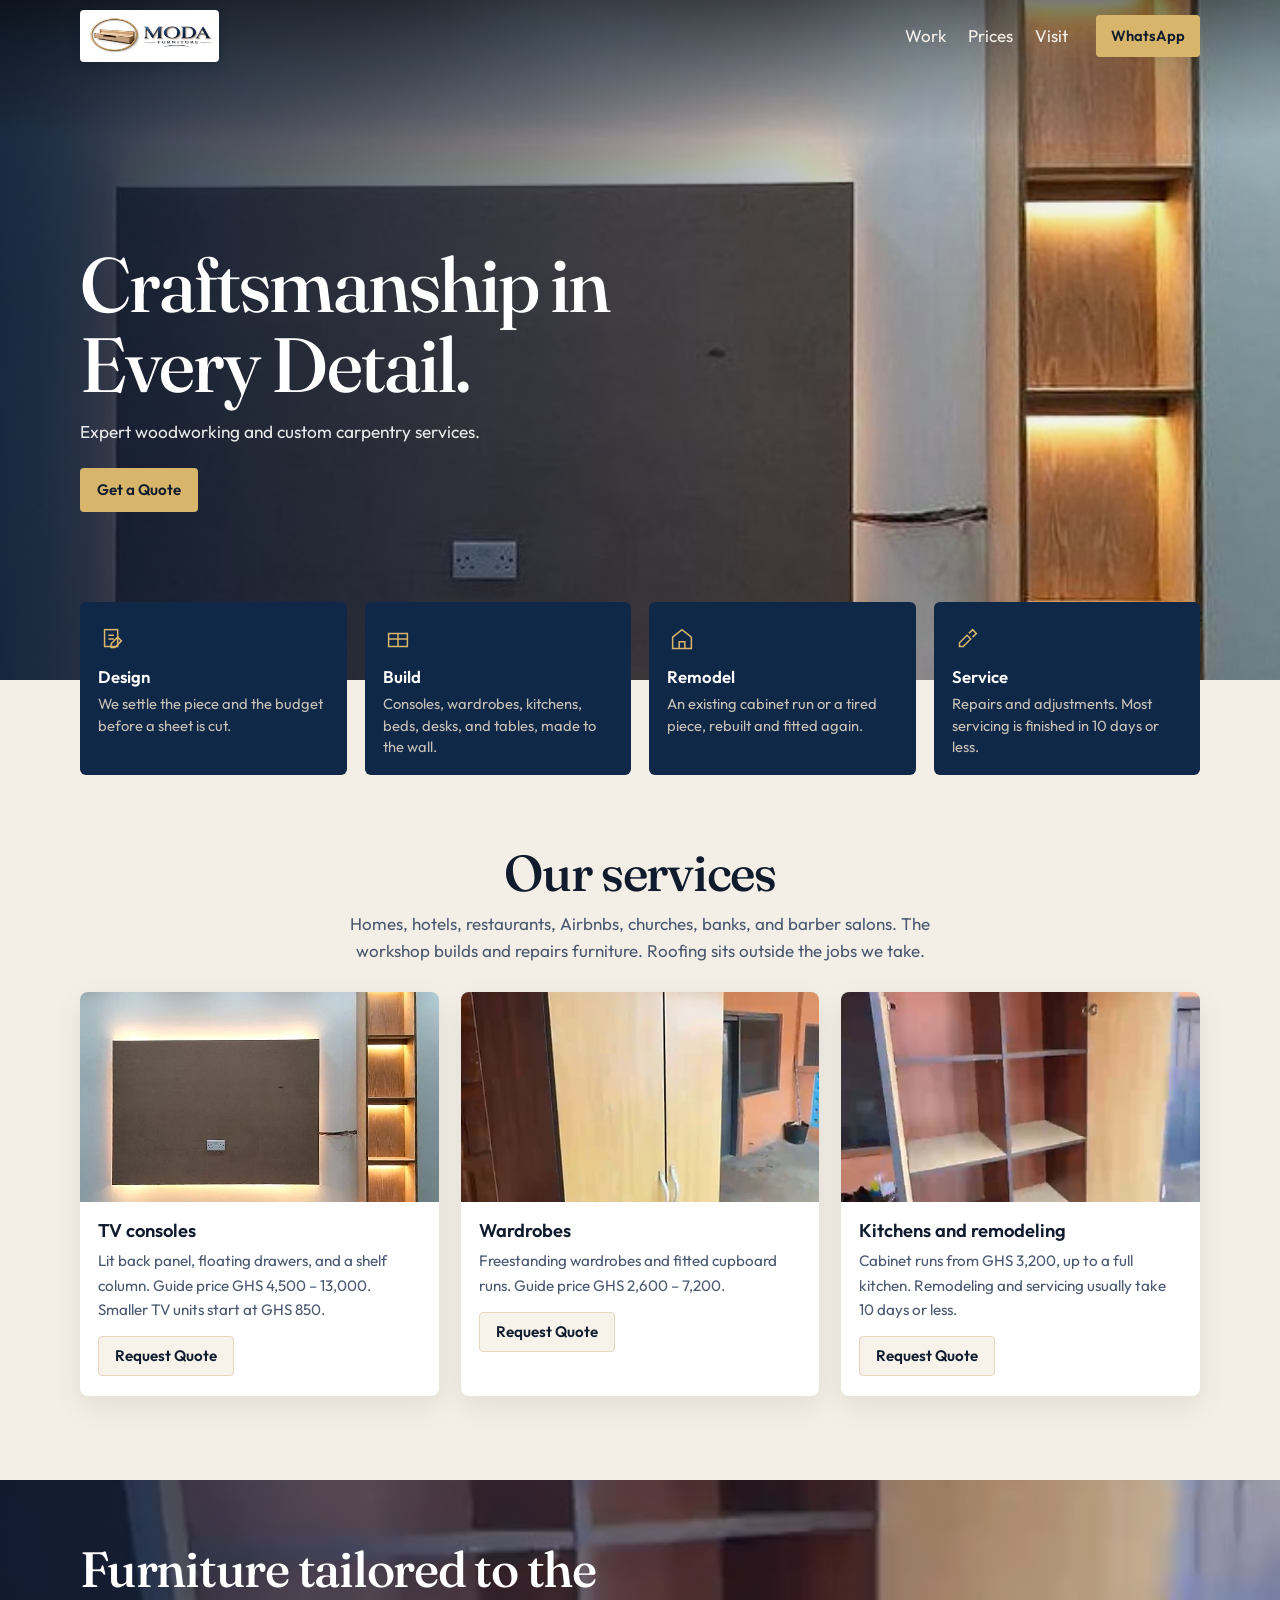
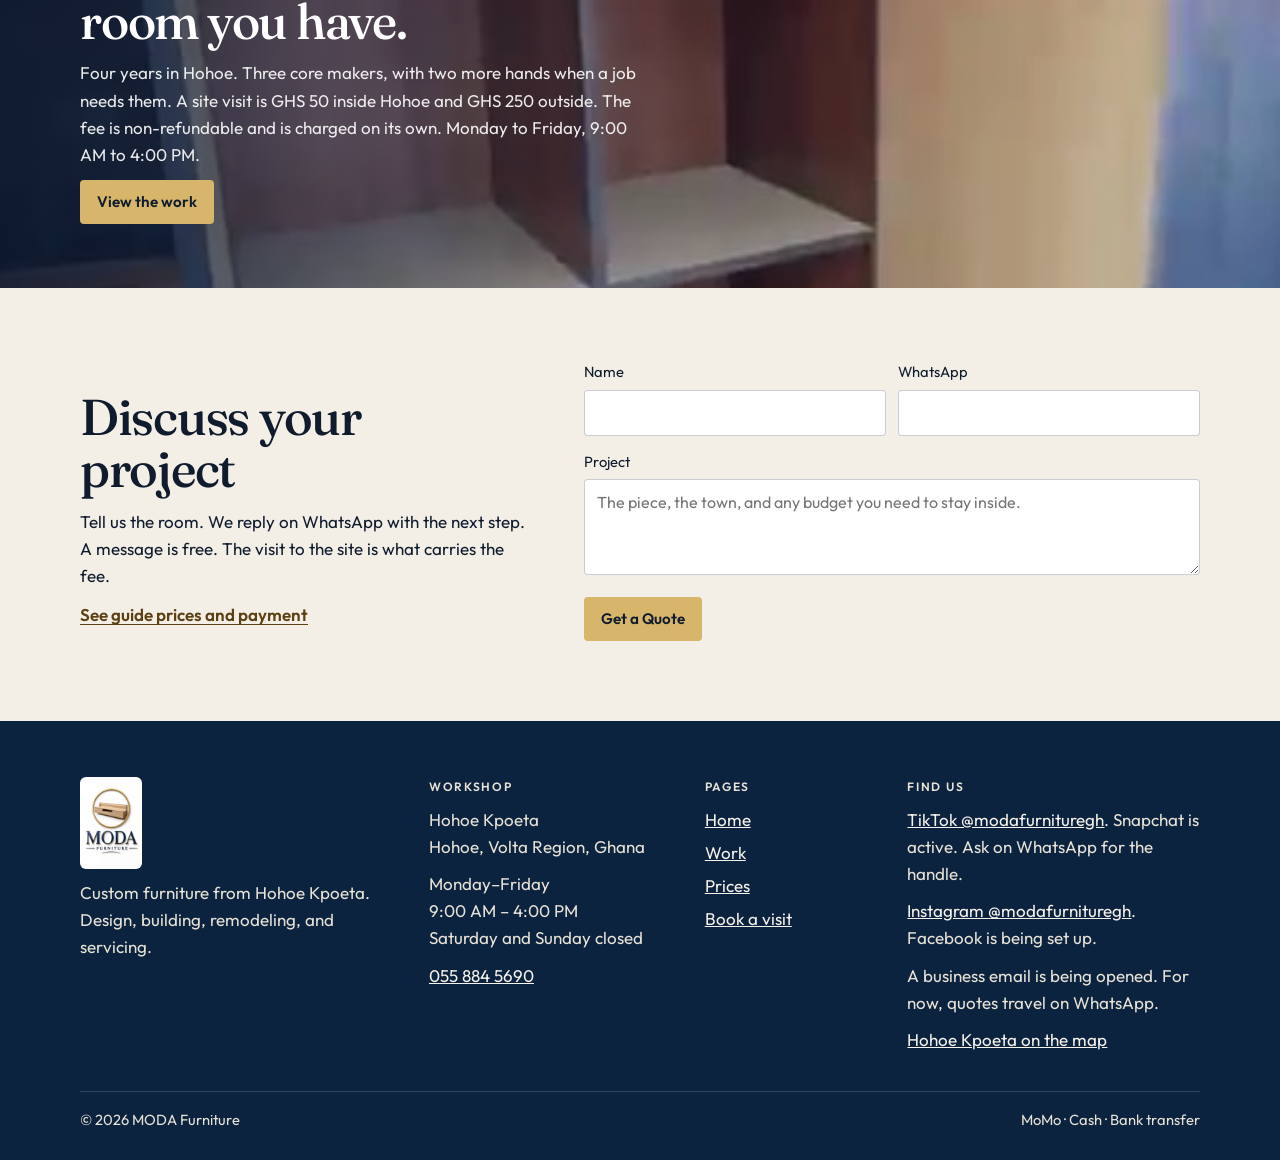
<file: index.html>
<!DOCTYPE html>
<html lang="en">
<head>
  <meta charset="utf-8">
  <meta name="viewport" content="width=device-width, initial-scale=1, viewport-fit=cover">
  <title>MODA Furniture · Custom furniture in Hohoe</title>
  <meta name="description" content="MODA Furniture designs and builds TV consoles, wardrobes, kitchens, and custom pieces in Hohoe, Ghana. Weekdays 9–4. WhatsApp 055 884 5690.">
  <meta name="theme-color" content="#0c2340">
  <meta property="og:title" content="MODA Furniture · Custom furniture in Hohoe">
  <meta property="og:description" content="TV consoles, wardrobes, kitchens, and custom furniture from a workshop in Hohoe Kpoeta. Site visits from GHS 50.">
  <meta property="og:type" content="website">
  <meta property="og:image" content="assets/images/logo.png">
  <link rel="icon" href="assets/images/logo-mark-48.png" type="image/png">
  <link rel="apple-touch-icon" href="assets/images/logo-mark-192.png">
  <link rel="manifest" href="site.webmanifest">
  <link rel="preconnect" href="https://fonts.googleapis.com">
  <link rel="preconnect" href="https://fonts.gstatic.com" crossorigin>
  <link href="https://fonts.googleapis.com/css2?family=Fraunces:ital,opsz,wght@0,9..144,500;0,9..144,600;1,9..144,500&family=Outfit:wght@400;500;600&display=swap" rel="stylesheet">
  <link rel="stylesheet" href="css/styles.css">
  <script type="application/ld+json">
  {
    "@context": "https://schema.org",
    "@type": "FurnitureStore",
    "name": "MODA Furniture",
    "description": "Custom furniture design, manufacturing, remodeling, and servicing in Hohoe Kpoeta, Ghana.",
    "telephone": "+233558845690",
    "image": "assets/images/logo.png",
    "address": {
      "@type": "PostalAddress",
      "streetAddress": "Hohoe Kpoeta",
      "addressLocality": "Hohoe",
      "addressRegion": "Volta",
      "addressCountry": "GH"
    },
    "openingHoursSpecification": [{
      "@type": "OpeningHoursSpecification",
      "dayOfWeek": ["Monday", "Tuesday", "Wednesday", "Thursday", "Friday"],
      "opens": "09:00",
      "closes": "16:00"
    }],
    "areaServed": "Ghana",
    "paymentAccepted": "Mobile Money, Cash, Bank transfer",
    "currenciesAccepted": "GHS",
    "priceRange": "GHS 850-50000",
    "sameAs": [
      "https://www.tiktok.com/@modafurnituregh",
      "https://www.instagram.com/modafurnituregh"
    ]
  }
  </script>
</head>
<body class="home">
  <a class="skip" href="#main">Skip to content</a>
  <header class="site-header">
    <div class="wrap header-inner">
      <a class="logo" href="index.html" aria-label="MODA Furniture home" aria-current="page">
        <img class="logo-lockup" src="assets/images/logo-nav.png" alt="MODA Furniture" width="1024" height="576" decoding="async">
      </a>
      <nav class="nav" aria-label="Primary">
        <a href="work.html">Work</a>
        <a href="pricing.html">Prices</a>
        <a href="visit.html">Visit</a>
      </nav>
      <a class="btn btn-gold btn-small header-cta" href="https://wa.me/233558845690?text=Hello%20MODA%20Furniture%2C%20I%20would%20like%20a%20quote.">WhatsApp</a>
    </div>
  </header>

  <main id="main">
    <section class="stage">
      <img class="stage-photo" src="assets/images/console-hero.jpg" alt="Light wood TV console with a lit back panel, four floating drawers, and a tall lit shelf column." fetchpriority="high">
      <div class="stage-shade" aria-hidden="true"></div>
      <div class="wrap stage-copy">
        <h1>Craftsmanship in Every Detail.</h1>
        <p>Expert woodworking and custom carpentry services.</p>
        <a class="btn btn-gold" href="visit.html">Get a Quote</a>
      </div>
    </section>

    <div class="wrap float-cards">
      <article class="float-card">
        <svg viewBox="0 0 32 32" aria-hidden="true"><rect x="7" y="6" width="14" height="18" fill="none" stroke="currentColor" stroke-width="1.6"/><path d="M11 12h6M11 16h6M21 14l4 4-7 7H14v-4z" fill="none" stroke="currentColor" stroke-width="1.6"/></svg>
        <h2>Design</h2>
        <p>We settle the piece and the budget before a sheet is cut.</p>
      </article>
      <article class="float-card">
        <svg viewBox="0 0 32 32" aria-hidden="true"><path d="M6 10h20v14H6z" fill="none" stroke="currentColor" stroke-width="1.6"/><path d="M6 16h20M16 10v14" fill="none" stroke="currentColor" stroke-width="1.6"/></svg>
        <h2>Build</h2>
        <p>Consoles, wardrobes, kitchens, beds, desks, and tables, made to the wall.</p>
      </article>
      <article class="float-card">
        <svg viewBox="0 0 32 32" aria-hidden="true"><path d="M6 14 L16 6 L26 14 V26 H6Z" fill="none" stroke="currentColor" stroke-width="1.6"/><path d="M13 26v-7h6v7" fill="none" stroke="currentColor" stroke-width="1.6"/></svg>
        <h2>Remodel</h2>
        <p>An existing cabinet run or a tired piece, rebuilt and fitted again.</p>
      </article>
      <article class="float-card">
        <svg viewBox="0 0 32 32" aria-hidden="true"><path d="M8 20l8-8 4 4-8 8H8v-4z" fill="none" stroke="currentColor" stroke-width="1.6"/><path d="M18 10l4-4 4 4-4 4" fill="none" stroke="currentColor" stroke-width="1.6"/></svg>
        <h2>Service</h2>
        <p>Repairs and adjustments. Most servicing is finished in 10 days or less.</p>
      </article>
    </div>

    <section class="svc-block" id="services">
      <div class="wrap">
        <div class="center-head">
          <h2>Our services</h2>
          <p>Homes, hotels, restaurants, Airbnbs, churches, banks, and barber salons. The workshop builds and repairs furniture. Roofing sits outside the jobs we take.</p>
        </div>
        <div class="svc-grid">
          <article class="svc-card">
            <img src="assets/images/console-hero.jpg" alt="Light wood TV console with warm light behind the panel and inside the shelf column.">
            <div>
              <h3>TV consoles</h3>
              <p>Lit back panel, floating drawers, and a shelf column. Guide price GHS 4,500 – 13,000. Smaller TV units start at GHS 850.</p>
              <a class="btn btn-quote" href="visit.html?piece=TV%20console">Request Quote</a>
            </div>
          </article>
          <article class="svc-card">
            <img src="assets/images/wardrobe.jpg" alt="Two-door wardrobe with light wood-grain fronts and dark side panels.">
            <div>
              <h3>Wardrobes</h3>
              <p>Freestanding wardrobes and fitted cupboard runs. Guide price GHS 2,600 – 7,200.</p>
              <a class="btn btn-quote" href="visit.html?piece=Wardrobe">Request Quote</a>
            </div>
          </article>
          <article class="svc-card">
            <img src="assets/images/wardrobe-open.jpg" alt="Open wardrobe with a dark interior, light shelves, and eight compartments.">
            <div>
              <h3>Kitchens and remodeling</h3>
              <p>Cabinet runs from GHS 3,200, up to a full kitchen. Remodeling and servicing usually take 10 days or less.</p>
              <a class="btn btn-quote" href="visit.html?piece=Kitchen%20cabinets">Request Quote</a>
            </div>
          </article>
        </div>
      </div>
    </section>

    <section class="promo">
      <img src="assets/images/wardrobe-open.jpg" alt="">
      <div class="promo-shade" aria-hidden="true"></div>
      <div class="wrap promo-copy">
        <h2>Furniture tailored to the room you have.</h2>
        <p>Four years in Hohoe. Three core makers, with two more hands when a job needs them. A site visit is GHS 50 inside Hohoe and GHS 250 outside. The fee is non-refundable and is charged on its own. Monday to Friday, 9:00 AM to 4:00 PM.</p>
        <a class="btn btn-gold" href="work.html">View the work</a>
      </div>
    </section>

    <section class="discuss" id="quote">
      <div class="wrap discuss-grid">
        <div>
          <h2>Discuss your project</h2>
          <p>Tell us the room. We reply on WhatsApp with the next step. A message is free. The visit to the site is what carries the fee.</p>
          <p><a class="link" href="pricing.html">See guide prices and payment</a></p>
        </div>
        <form id="quick-form" action="https://wa.me/233558845690" method="get">
          <div class="pair">
            <label>
              <span>Name</span>
              <input name="name" autocomplete="name" required>
            </label>
            <label>
              <span>WhatsApp</span>
              <input name="phone" type="tel" inputmode="tel" autocomplete="tel" required>
            </label>
          </div>
          <label>
            <span>Project</span>
            <textarea name="notes" placeholder="The piece, the town, and any budget you need to stay inside."></textarea>
          </label>
          <p id="quick-error" class="form-error" role="alert"></p>
          <button class="btn btn-gold" type="submit">Get a Quote</button>
        </form>
      </div>
    </section>
  </main>

  <footer class="site-footer">
    <div class="wrap footer-grid">
      <div>
        <p class="footer-logo">
          <img src="assets/images/logo.png" alt="MODA Furniture" width="688" height="1024" decoding="async">
        </p>
        <p>Custom furniture from Hohoe Kpoeta. Design, building, remodeling, and servicing.</p>
      </div>
      <div>
        <p class="footer-label">Workshop</p>
        <p>Hohoe Kpoeta<br>Hohoe, Volta Region, Ghana</p>
        <p>Monday–Friday<br>9:00 AM – 4:00 PM<br>Saturday and Sunday closed</p>
        <p><a href="tel:+233558845690">055 884 5690</a></p>
      </div>
      <div>
        <p class="footer-label">Pages</p>
        <ul>
          <li><a href="index.html">Home</a></li>
          <li><a href="work.html">Work</a></li>
          <li><a href="pricing.html">Prices</a></li>
          <li><a href="visit.html">Book a visit</a></li>
        </ul>
      </div>
      <div>
        <p class="footer-label">Find us</p>
        <p><a href="https://www.tiktok.com/@modafurnituregh" target="_blank" rel="noopener noreferrer">TikTok @modafurnituregh</a>. Snapchat is active. Ask on WhatsApp for the handle.</p>
        <p><a href="https://www.instagram.com/modafurnituregh" target="_blank" rel="noopener noreferrer">Instagram @modafurnituregh</a>. Facebook is being set up.</p>
        <p>A business email is being opened. For now, quotes travel on WhatsApp.</p>
        <p><a href="https://www.google.com/maps/search/?api=1&query=Hohoe+Kpoeta+Ghana" target="_blank" rel="noopener">Hohoe Kpoeta on the map</a></p>
      </div>
    </div>
    <div class="wrap footer-base">
      <p>© 2026 MODA Furniture</p>
      <p>MoMo · Cash · Bank transfer</p>
    </div>
  </footer>

  <div class="dock">
    <a href="tel:+233558845690">Call</a>
    <a href="https://wa.me/233558845690?text=Hello%20MODA%20Furniture%2C%20I%20would%20like%20a%20quote.">WhatsApp</a>
  </div>
  <script src="js/site.js"></script>
</body>
</html>
</file>
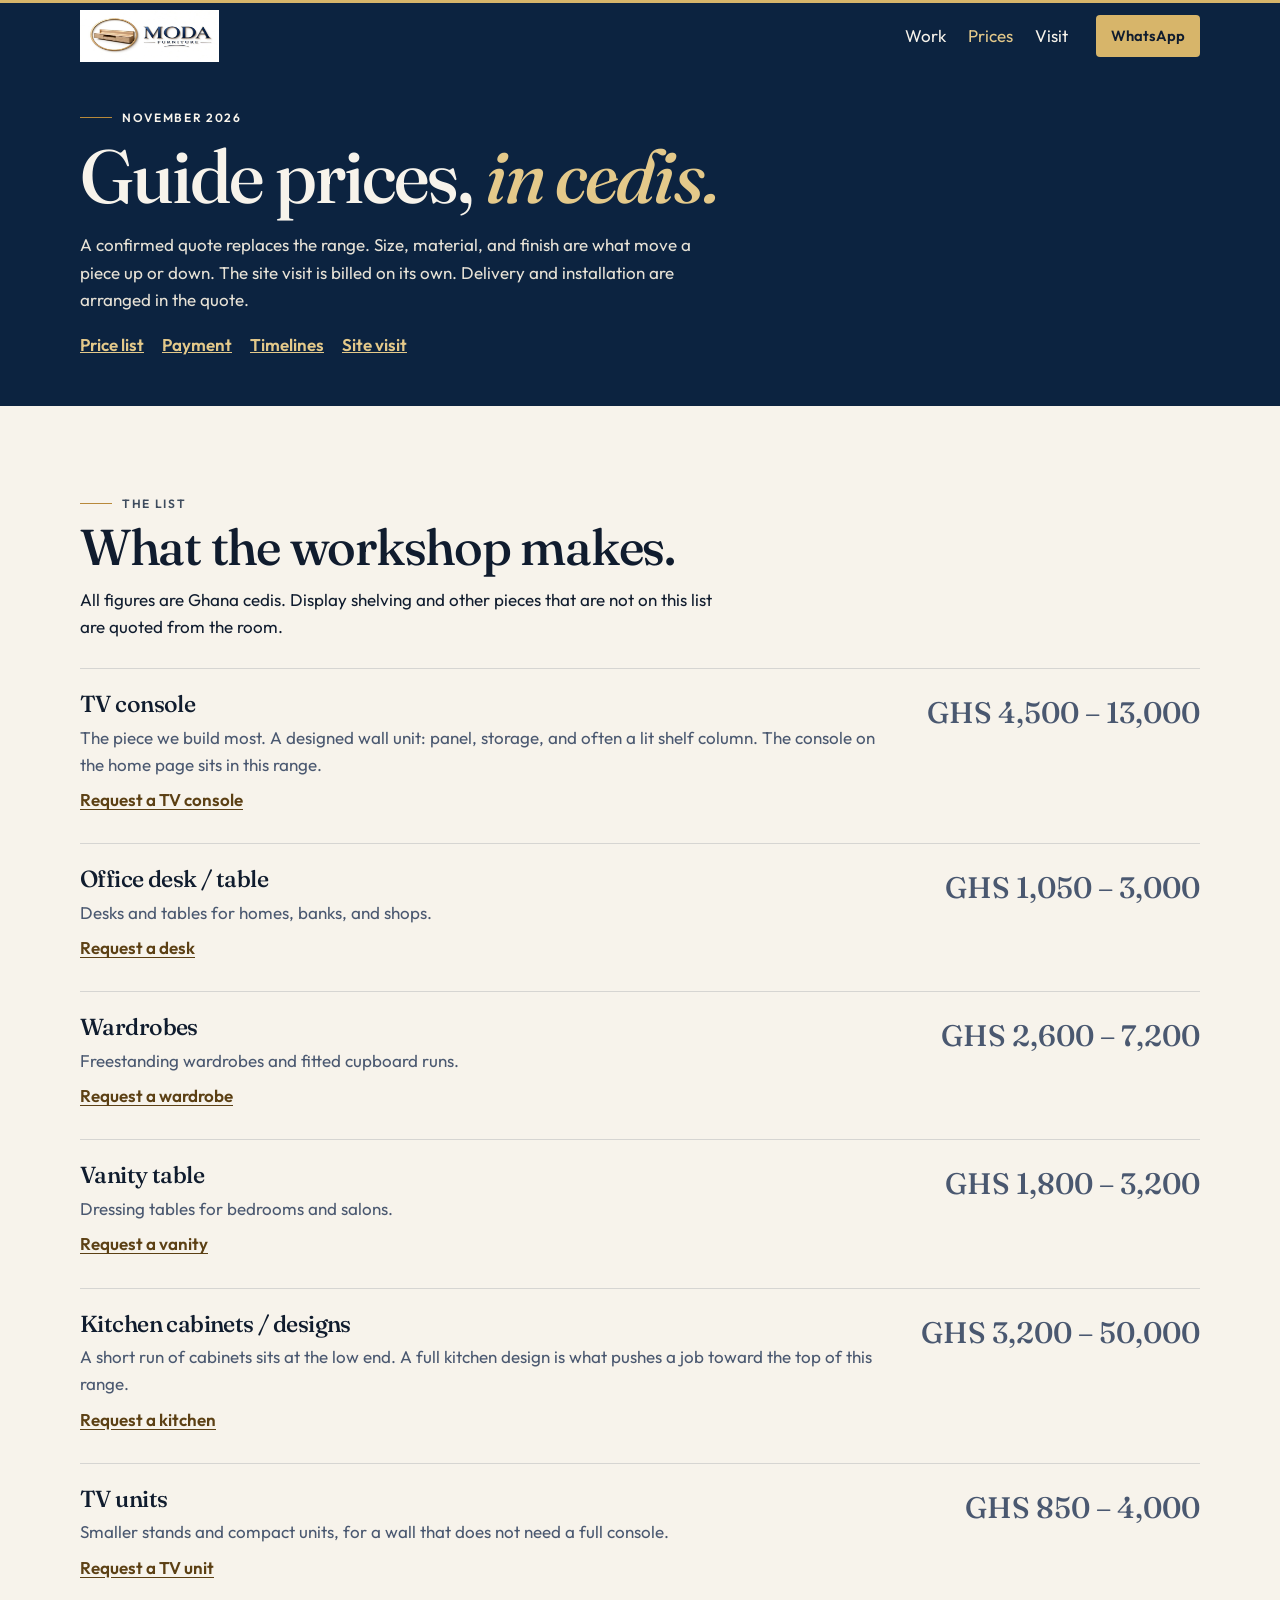
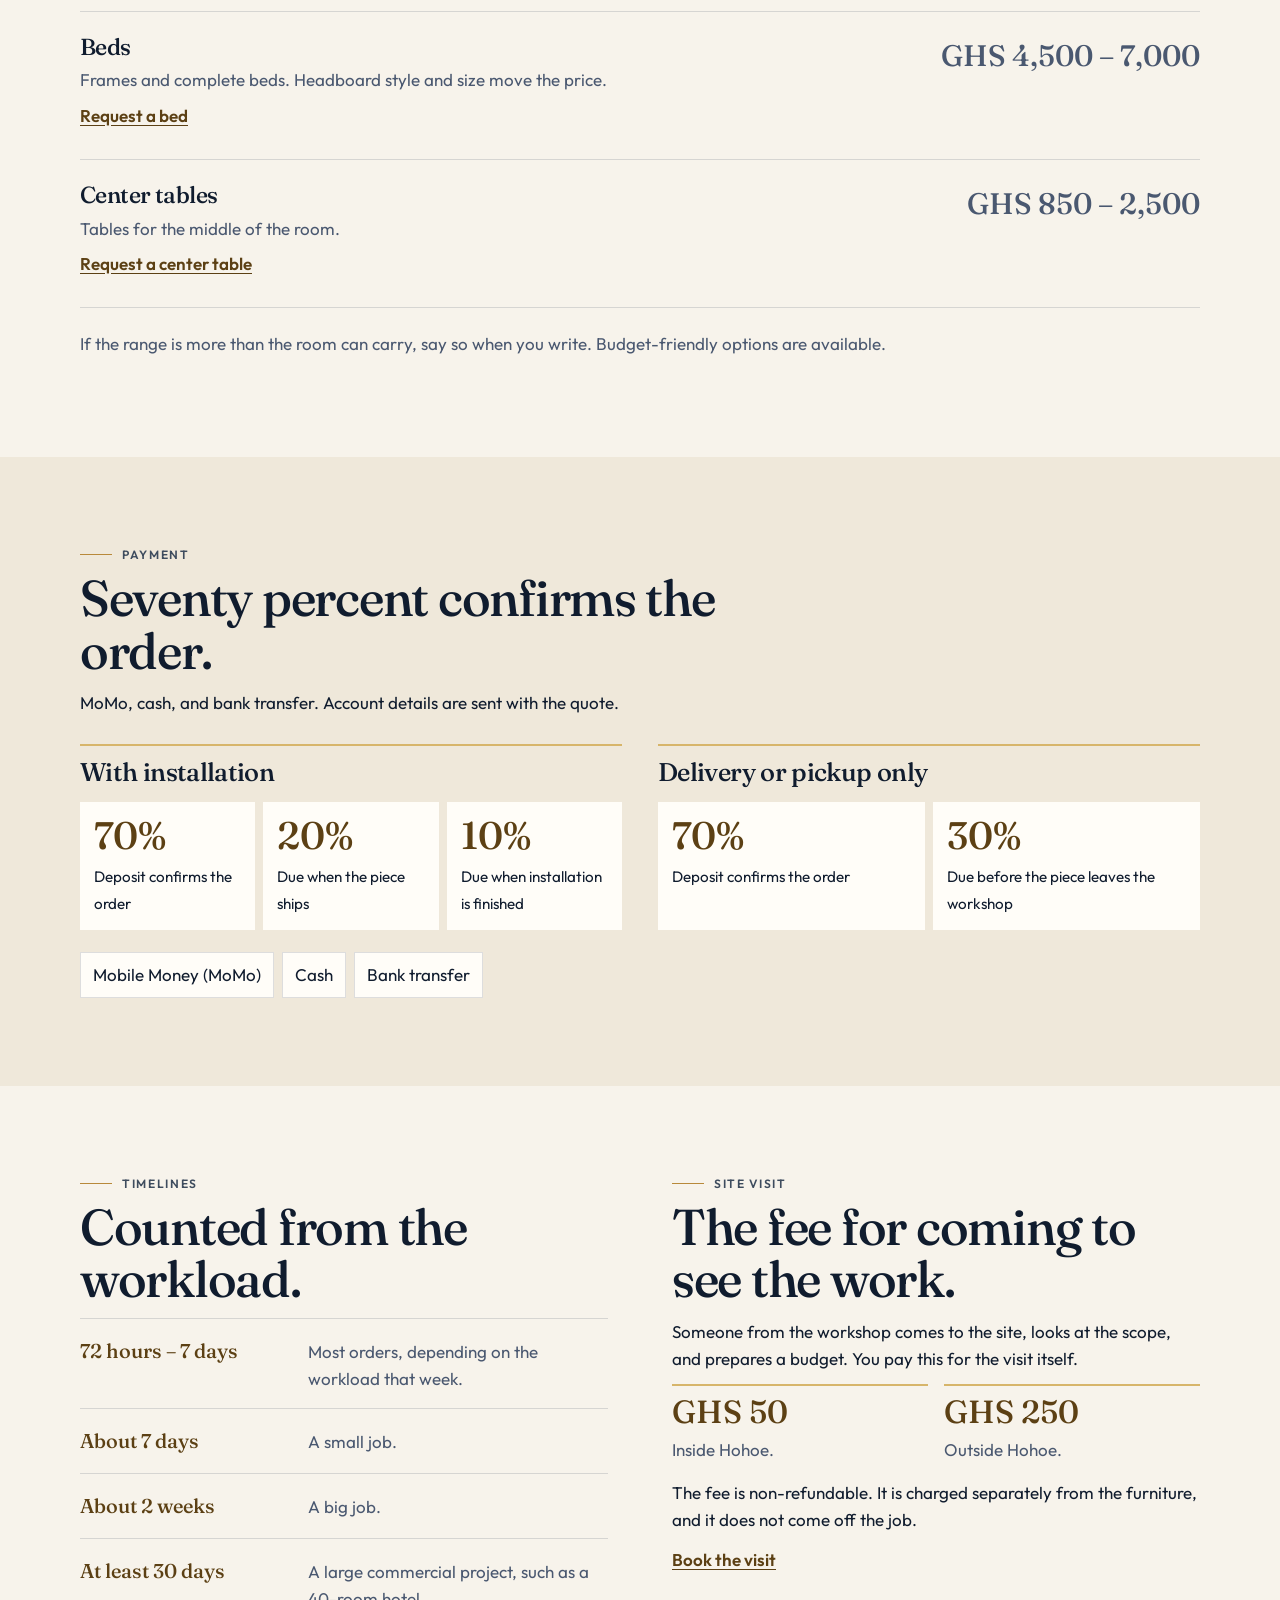
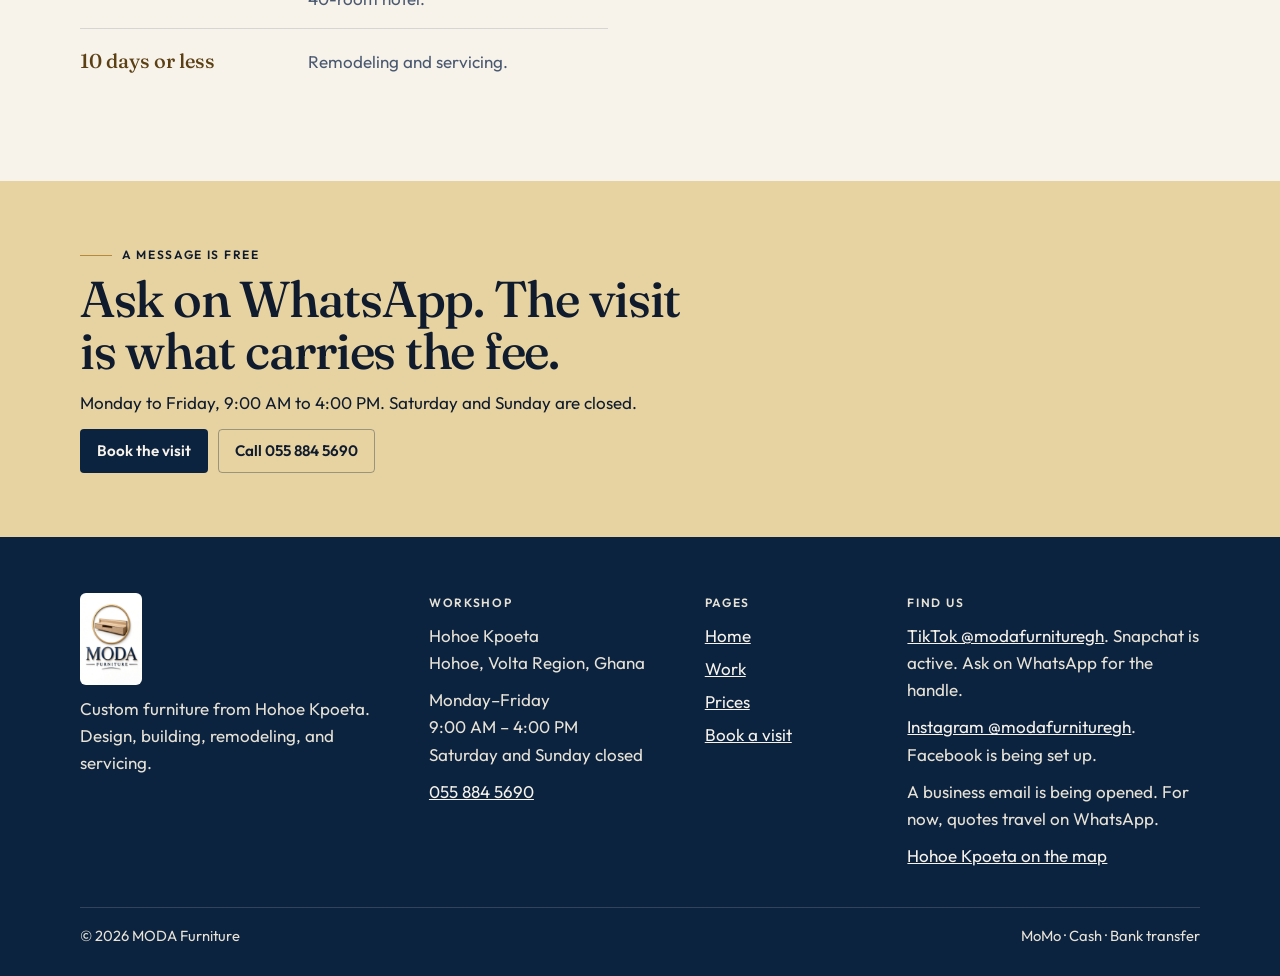
<file: pricing.html>
<!DOCTYPE html>
<html lang="en">
<head>
  <meta charset="utf-8">
  <meta name="viewport" content="width=device-width, initial-scale=1, viewport-fit=cover">
  <title>Prices and payment · MODA Furniture</title>
  <meta name="description" content="Guide prices in Ghana cedis for MODA Furniture in Hohoe, plus deposit rules, timelines, and site-visit fees.">
  <meta name="theme-color" content="#0c2340">
  <meta property="og:title" content="Prices and payment · MODA Furniture">
  <meta property="og:description" content="TV consoles from GHS 4,500. Wardrobes, kitchens, beds, and the deposit rules for MODA Furniture in Hohoe.">
  <meta property="og:type" content="website">
  <meta property="og:image" content="assets/images/console-hero.jpg">
  <link rel="icon" href="assets/images/logo-mark-48.png" type="image/png">
  <link rel="apple-touch-icon" href="assets/images/logo-mark-192.png">
  <link rel="manifest" href="site.webmanifest">
  <link rel="preconnect" href="https://fonts.googleapis.com">
  <link rel="preconnect" href="https://fonts.gstatic.com" crossorigin>
  <link href="https://fonts.googleapis.com/css2?family=Fraunces:ital,opsz,wght@0,9..144,500;0,9..144,600;1,9..144,500&family=Outfit:wght@400;500;600&display=swap" rel="stylesheet">
  <link rel="stylesheet" href="css/styles.css">
</head>
<body>
  <a class="skip" href="#main">Skip to content</a>
  <header class="site-header">
    <div class="wrap header-inner">
      <a class="logo" href="index.html" aria-label="MODA Furniture home">
        <img class="logo-lockup" src="assets/images/logo-nav.png" alt="MODA Furniture" width="1024" height="576" decoding="async">
      </a>
      <nav class="nav" aria-label="Primary">
        <a href="work.html">Work</a>
        <a href="pricing.html" aria-current="page">Prices</a>
        <a href="visit.html">Visit</a>
      </nav>
      <a class="btn btn-gold btn-small header-cta" href="https://wa.me/233558845690?text=Hello%20MODA%20Furniture%2C%20I%20would%20like%20a%20quote.">WhatsApp</a>
    </div>
  </header>

  <main id="main">
    <header class="page-hero">
      <div class="wrap">
        <p class="eyebrow"><i aria-hidden="true"></i> November 2026</p>
        <h1>Guide prices, <em>in cedis.</em></h1>
        <p>A confirmed quote replaces the range. Size, material, and finish are what move a piece up or down. The site visit is billed on its own. Delivery and installation are arranged in the quote.</p>
        <p class="jump">
          <a href="#list">Price list</a>
          <a href="#pay">Payment</a>
          <a href="#time">Timelines</a>
          <a href="#visit-fee">Site visit</a>
        </p>
      </div>
    </header>

    <section class="section" id="list">
      <div class="wrap">
        <div class="section-head">
          <p class="eyebrow"><i aria-hidden="true"></i> The list</p>
          <h2>What the workshop makes.</h2>
          <p class="narrow">All figures are Ghana cedis. Display shelving and other pieces that are not on this list are quoted from the room.</p>
        </div>
        <div class="price-list">
          <article class="price-row" id="console">
            <div>
              <h3>TV console</h3>
              <p>The piece we build most. A designed wall unit: panel, storage, and often a lit shelf column. The console on the home page sits in this range.</p>
              <p><a class="link" href="visit.html?piece=TV%20console">Request a TV console</a></p>
            </div>
            <p class="amount">GHS 4,500 – 13,000</p>
          </article>
          <article class="price-row" id="desk">
            <div>
              <h3>Office desk / table</h3>
              <p>Desks and tables for homes, banks, and shops.</p>
              <p><a class="link" href="visit.html?piece=Office%20desk%20or%20table">Request a desk</a></p>
            </div>
            <p class="amount">GHS 1,050 – 3,000</p>
          </article>
          <article class="price-row" id="wardrobe">
            <div>
              <h3>Wardrobes</h3>
              <p>Freestanding wardrobes and fitted cupboard runs.</p>
              <p><a class="link" href="visit.html?piece=Wardrobe">Request a wardrobe</a></p>
            </div>
            <p class="amount">GHS 2,600 – 7,200</p>
          </article>
          <article class="price-row" id="vanity">
            <div>
              <h3>Vanity table</h3>
              <p>Dressing tables for bedrooms and salons.</p>
              <p><a class="link" href="visit.html?piece=Vanity%20table">Request a vanity</a></p>
            </div>
            <p class="amount">GHS 1,800 – 3,200</p>
          </article>
          <article class="price-row" id="kitchen">
            <div>
              <h3>Kitchen cabinets / designs</h3>
              <p>A short run of cabinets sits at the low end. A full kitchen design is what pushes a job toward the top of this range.</p>
              <p><a class="link" href="visit.html?piece=Kitchen%20cabinets">Request a kitchen</a></p>
            </div>
            <p class="amount">GHS 3,200 – 50,000</p>
          </article>
          <article class="price-row" id="tv-unit">
            <div>
              <h3>TV units</h3>
              <p>Smaller stands and compact units, for a wall that does not need a full console.</p>
              <p><a class="link" href="visit.html?piece=TV%20unit">Request a TV unit</a></p>
            </div>
            <p class="amount">GHS 850 – 4,000</p>
          </article>
          <article class="price-row" id="bed">
            <div>
              <h3>Beds</h3>
              <p>Frames and complete beds. Headboard style and size move the price.</p>
              <p><a class="link" href="visit.html?piece=Bed">Request a bed</a></p>
            </div>
            <p class="amount">GHS 4,500 – 7,000</p>
          </article>
          <article class="price-row" id="table">
            <div>
              <h3>Center tables</h3>
              <p>Tables for the middle of the room.</p>
              <p><a class="link" href="visit.html?piece=Center%20table">Request a center table</a></p>
            </div>
            <p class="amount">GHS 850 – 2,500</p>
          </article>
        </div>
        <p class="scope">If the range is more than the room can carry, say so when you write. Budget-friendly options are available.</p>
      </div>
    </section>

    <section class="section band-cream" id="pay">
      <div class="wrap">
        <div class="section-head">
          <p class="eyebrow"><i aria-hidden="true"></i> Payment</p>
          <h2>Seventy percent confirms the order.</h2>
          <p class="narrow">MoMo, cash, and bank transfer. Account details are sent with the quote.</p>
        </div>
        <div class="pay-grid">
          <article class="doc-card">
            <h3>With installation</h3>
            <ol class="steps">
              <li><strong>70%</strong><span>Deposit confirms the order</span></li>
              <li><strong>20%</strong><span>Due when the piece ships</span></li>
              <li><strong>10%</strong><span>Due when installation is finished</span></li>
            </ol>
          </article>
          <article class="doc-card">
            <h3>Delivery or pickup only</h3>
            <ol class="steps two">
              <li><strong>70%</strong><span>Deposit confirms the order</span></li>
              <li><strong>30%</strong><span>Due before the piece leaves the workshop</span></li>
            </ol>
          </article>
        </div>
        <ul class="who" aria-label="Payment methods">
          <li>Mobile Money (MoMo)</li>
          <li>Cash</li>
          <li>Bank transfer</li>
        </ul>
      </div>
    </section>

    <section class="section" id="time">
      <div class="wrap split">
        <div>
          <p class="eyebrow"><i aria-hidden="true"></i> Timelines</p>
          <h2>Counted from the workload.</h2>
          <ol class="times">
            <li>
              <strong>72 hours – 7 days</strong>
              <p>Most orders, depending on the workload that week.</p>
            </li>
            <li>
              <strong>About 7 days</strong>
              <p>A small job.</p>
            </li>
            <li>
              <strong>About 2 weeks</strong>
              <p>A big job.</p>
            </li>
            <li>
              <strong>At least 30 days</strong>
              <p>A large commercial project, such as a 40-room hotel.</p>
            </li>
            <li>
              <strong>10 days or less</strong>
              <p>Remodeling and servicing.</p>
            </li>
          </ol>
        </div>
        <div id="visit-fee">
          <p class="eyebrow"><i aria-hidden="true"></i> Site visit</p>
          <h2>The fee for coming to see the work.</h2>
          <p>Someone from the workshop comes to the site, looks at the scope, and prepares a budget. You pay this for the visit itself.</p>
          <div class="fee-pair">
            <article>
              <strong>GHS 50</strong>
              <span>Inside Hohoe.</span>
            </article>
            <article>
              <strong>GHS 250</strong>
              <span>Outside Hohoe.</span>
            </article>
          </div>
          <p>The fee is non-refundable. It is charged separately from the furniture, and it does not come off the job.</p>
          <p><a class="link" href="visit.html">Book the visit</a></p>
        </div>
      </div>
    </section>

    <section class="close">
      <div class="wrap">
        <p class="eyebrow"><i aria-hidden="true"></i> A message is free</p>
        <h2>Ask on WhatsApp. The visit is what carries the fee.</h2>
        <p>Monday to Friday, 9:00 AM to 4:00 PM. Saturday and Sunday are closed.</p>
        <div class="close-actions">
          <a class="btn btn-forest" href="visit.html">Book the visit</a>
          <a class="btn btn-line" href="tel:+233558845690">Call 055 884 5690</a>
        </div>
      </div>
    </section>
  </main>

  <footer class="site-footer">
    <div class="wrap footer-grid">
      <div>
        <p class="footer-logo">
          <img src="assets/images/logo.png" alt="MODA Furniture" width="688" height="1024" decoding="async">
        </p>
        <p>Custom furniture from Hohoe Kpoeta. Design, building, remodeling, and servicing.</p>
      </div>
      <div>
        <p class="footer-label">Workshop</p>
        <p>Hohoe Kpoeta<br>Hohoe, Volta Region, Ghana</p>
        <p>Monday–Friday<br>9:00 AM – 4:00 PM<br>Saturday and Sunday closed</p>
        <p><a href="tel:+233558845690">055 884 5690</a></p>
      </div>
      <div>
        <p class="footer-label">Pages</p>
        <ul>
          <li><a href="index.html">Home</a></li>
          <li><a href="work.html">Work</a></li>
          <li><a href="pricing.html">Prices</a></li>
          <li><a href="visit.html">Book a visit</a></li>
        </ul>
      </div>
      <div>
        <p class="footer-label">Find us</p>
        <p><a href="https://www.tiktok.com/@modafurnituregh" target="_blank" rel="noopener noreferrer">TikTok @modafurnituregh</a>. Snapchat is active. Ask on WhatsApp for the handle.</p>
        <p><a href="https://www.instagram.com/modafurnituregh" target="_blank" rel="noopener noreferrer">Instagram @modafurnituregh</a>. Facebook is being set up.</p>
        <p>A business email is being opened. For now, quotes travel on WhatsApp.</p>
        <p><a href="https://www.google.com/maps/search/?api=1&query=Hohoe+Kpoeta+Ghana" target="_blank" rel="noopener">Hohoe Kpoeta on the map</a></p>
      </div>
    </div>
    <div class="wrap footer-base">
      <p>© 2026 MODA Furniture</p>
      <p>MoMo · Cash · Bank transfer</p>
    </div>
  </footer>

  <div class="dock">
    <a href="tel:+233558845690">Call</a>
    <a href="https://wa.me/233558845690?text=Hello%20MODA%20Furniture%2C%20I%20would%20like%20a%20quote.">WhatsApp</a>
  </div>
</body>
</html>
</file>
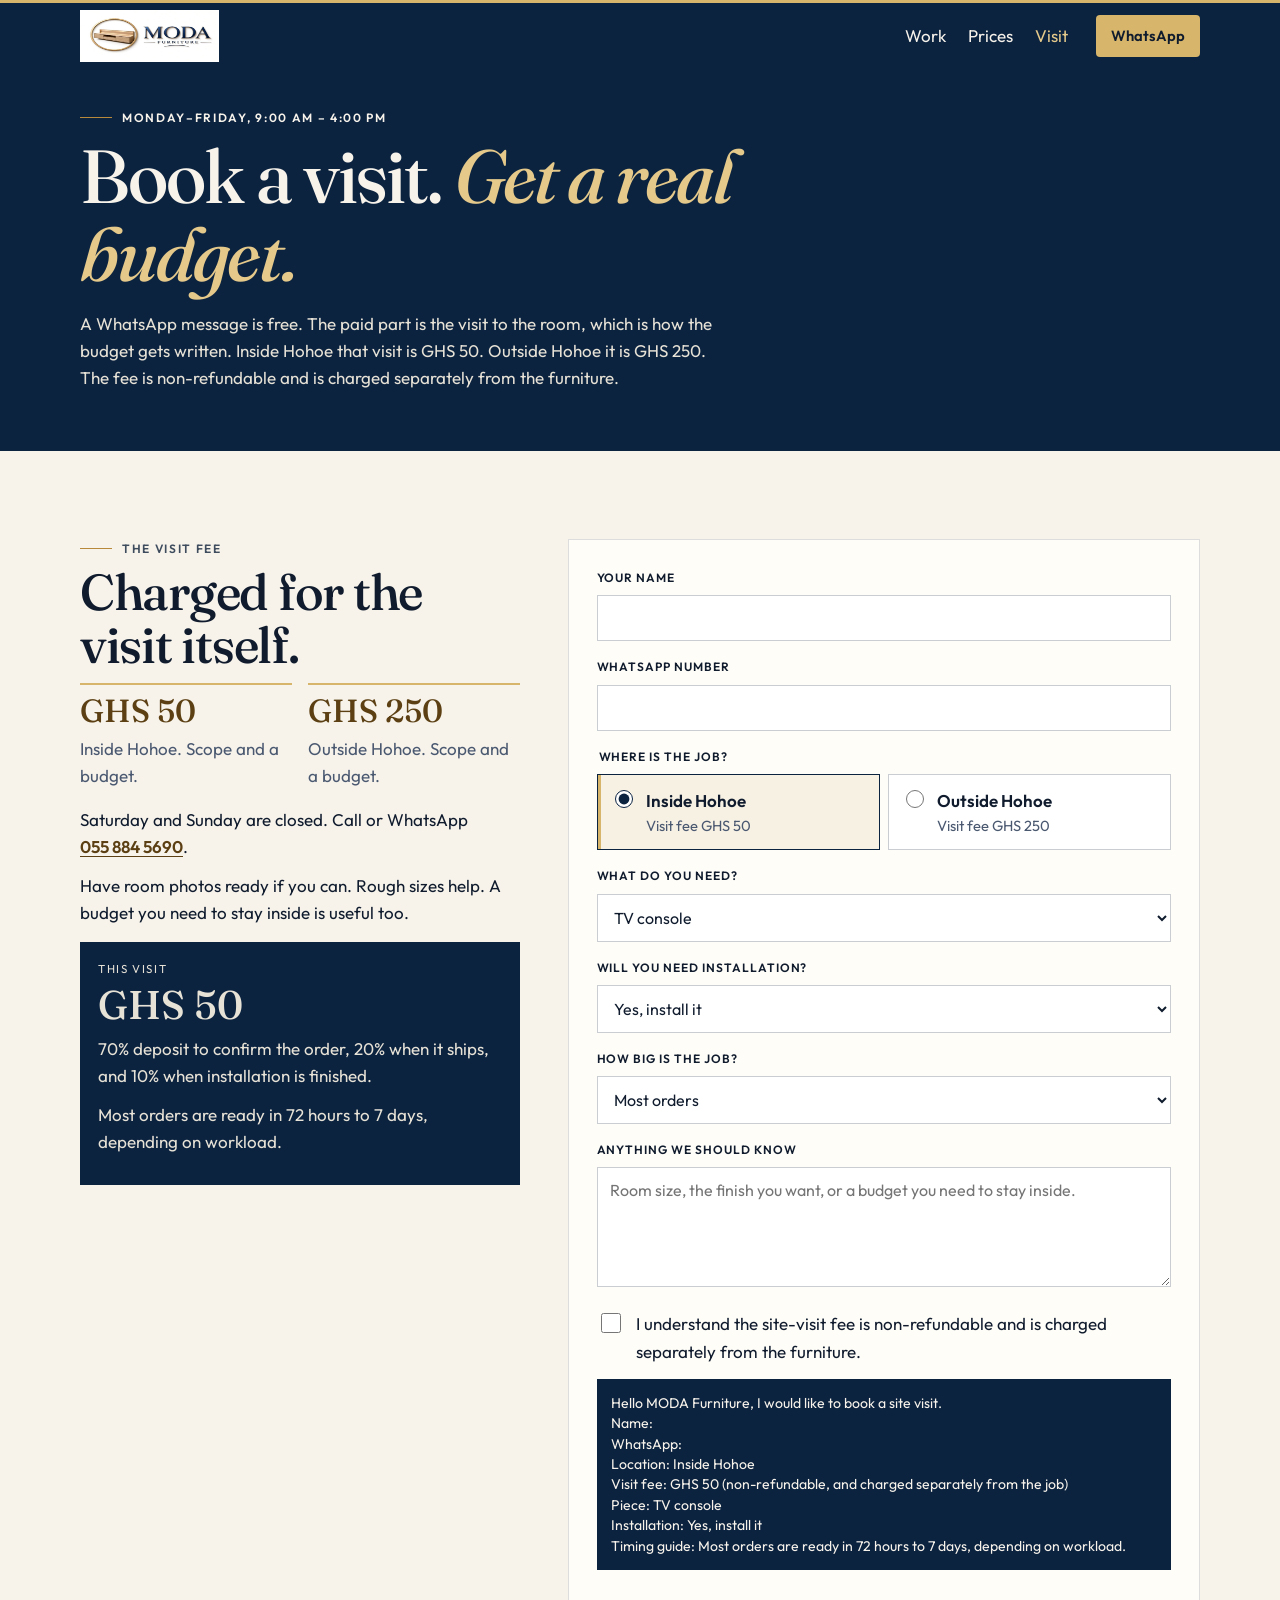
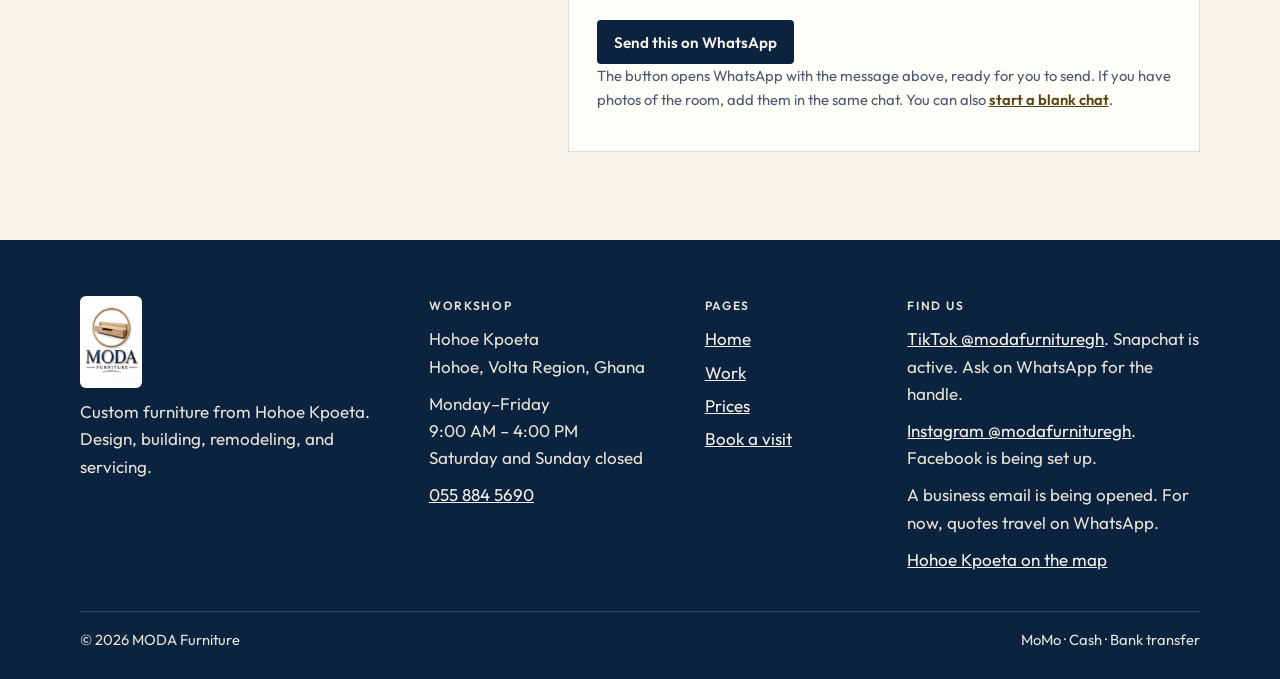
<file: visit.html>
<!DOCTYPE html>
<html lang="en">
<head>
  <meta charset="utf-8">
  <meta name="viewport" content="width=device-width, initial-scale=1, viewport-fit=cover">
  <title>Book a site visit · MODA Furniture</title>
  <meta name="description" content="Book a MODA Furniture site visit in Hohoe. GHS 50 inside Hohoe, GHS 250 outside. The fee is non-refundable and separate from the job.">
  <meta name="theme-color" content="#0c2340">
  <meta property="og:title" content="Book a site visit · MODA Furniture">
  <meta property="og:description" content="GHS 50 inside Hohoe, GHS 250 outside. Weekdays 9:00 AM to 4:00 PM. WhatsApp 055 884 5690.">
  <meta property="og:type" content="website">
  <meta property="og:image" content="assets/images/console-hero.jpg">
  <link rel="icon" href="assets/images/logo-mark-48.png" type="image/png">
  <link rel="apple-touch-icon" href="assets/images/logo-mark-192.png">
  <link rel="manifest" href="site.webmanifest">
  <link rel="preconnect" href="https://fonts.googleapis.com">
  <link rel="preconnect" href="https://fonts.gstatic.com" crossorigin>
  <link href="https://fonts.googleapis.com/css2?family=Fraunces:ital,opsz,wght@0,9..144,500;0,9..144,600;1,9..144,500&family=Outfit:wght@400;500;600&display=swap" rel="stylesheet">
  <link rel="stylesheet" href="css/styles.css">
</head>
<body>
  <a class="skip" href="#main">Skip to content</a>
  <header class="site-header">
    <div class="wrap header-inner">
      <a class="logo" href="index.html" aria-label="MODA Furniture home">
        <img class="logo-lockup" src="assets/images/logo-nav.png" alt="MODA Furniture" width="1024" height="576" decoding="async">
      </a>
      <nav class="nav" aria-label="Primary">
        <a href="work.html">Work</a>
        <a href="pricing.html">Prices</a>
        <a href="visit.html" aria-current="page">Visit</a>
      </nav>
      <a class="btn btn-gold btn-small header-cta" href="https://wa.me/233558845690?text=Hello%20MODA%20Furniture%2C%20I%20would%20like%20to%20book%20a%20site%20visit.">WhatsApp</a>
    </div>
  </header>

  <main id="main">
    <header class="page-hero">
      <div class="wrap">
        <p class="eyebrow"><i aria-hidden="true"></i> Monday–Friday, 9:00 AM – 4:00 PM</p>
        <h1>Book a visit. <em>Get a real budget.</em></h1>
        <p>A WhatsApp message is free. The paid part is the visit to the room, which is how the budget gets written. Inside Hohoe that visit is GHS 50. Outside Hohoe it is GHS 250. The fee is non-refundable and is charged separately from the furniture.</p>
      </div>
    </header>

    <section class="section">
      <div class="wrap visit-layout">
        <aside class="visit-aside">
          <p class="eyebrow"><i aria-hidden="true"></i> The visit fee</p>
          <h2>Charged for the visit itself.</h2>
          <div class="fee-pair">
            <article>
              <strong>GHS 50</strong>
              <span>Inside Hohoe. Scope and a budget.</span>
            </article>
            <article>
              <strong>GHS 250</strong>
              <span>Outside Hohoe. Scope and a budget.</span>
            </article>
          </div>
          <p>Saturday and Sunday are closed. Call or WhatsApp <a class="link" href="tel:+233558845690">055 884 5690</a>.</p>
          <p>Have room photos ready if you can. Rough sizes help. A budget you need to stay inside is useful too.</p>
          <div class="receipt" aria-live="polite">
            <p class="receipt-kicker">This visit</p>
            <p class="receipt-fee" id="fee-now">GHS 50</p>
            <p id="pay-now">70% deposit to confirm the order, 20% when it ships, and 10% when installation is finished.</p>
            <p id="time-now">Most orders are ready in 72 hours to 7 days, depending on workload.</p>
          </div>
        </aside>

        <form id="visit-form" class="form-card" action="https://wa.me/233558845690" method="get">
          <div class="field">
            <label for="name"><span>Your name</span></label>
            <input id="name" name="name" autocomplete="name" required>
          </div>
          <div class="field">
            <label for="phone"><span>WhatsApp number</span></label>
            <input id="phone" name="phone" type="tel" inputmode="tel" autocomplete="tel" required>
          </div>

          <fieldset>
            <legend>Where is the job?</legend>
            <div class="choice-row">
              <label class="choice">
                <input type="radio" name="where" value="Inside Hohoe" data-fee="GHS 50" checked>
                <span><b>Inside Hohoe</b><small>Visit fee GHS 50</small></span>
              </label>
              <label class="choice">
                <input type="radio" name="where" value="Outside Hohoe" data-fee="GHS 250">
                <span><b>Outside Hohoe</b><small>Visit fee GHS 250</small></span>
              </label>
            </div>
          </fieldset>

          <div class="field">
            <label for="piece"><span>What do you need?</span></label>
            <select id="piece" name="piece">
              <option>TV console</option>
              <option>TV unit</option>
              <option>Wardrobe</option>
              <option>Bed</option>
              <option>Kitchen cabinets</option>
              <option>Office desk or table</option>
              <option>Vanity table</option>
              <option>Center table</option>
              <option>Display shelving</option>
              <option>Remodeling</option>
              <option>Servicing</option>
              <option>Something else</option>
            </select>
          </div>

          <div class="field">
            <label for="installation"><span>Will you need installation?</span></label>
            <select id="installation" name="installation">
              <option data-pay="70% deposit to confirm the order, 20% when it ships, and 10% when installation is finished.">Yes, install it</option>
              <option data-pay="70% deposit to confirm the order, and 30% before the piece leaves the workshop.">No, delivery or pickup only</option>
              <option data-pay="With installation: 70% to confirm, 20% on shipping, 10% when installation is finished. Delivery or pickup only: 70% to confirm, and 30% before the piece leaves the workshop.">Not sure yet</option>
            </select>
          </div>

          <div class="field">
            <label for="size"><span>How big is the job?</span></label>
            <select id="size" name="size">
              <option data-time="Most orders are ready in 72 hours to 7 days, depending on workload.">Most orders</option>
              <option data-time="A small job takes about 7 days.">Small job</option>
              <option data-time="A big job takes about 2 weeks.">Big job</option>
              <option data-time="A large commercial project, such as a 40-room hotel, takes at least 30 days.">Large commercial</option>
              <option data-time="Remodeling and servicing take 10 days or less.">Remodeling or servicing</option>
            </select>
          </div>

          <div class="field">
            <label for="notes"><span>Anything we should know</span></label>
            <textarea id="notes" name="notes" placeholder="Room size, the finish you want, or a budget you need to stay inside."></textarea>
          </div>

          <label class="check">
            <input type="checkbox" name="agree" required>
            <span>I understand the site-visit fee is non-refundable and is charged separately from the furniture.</span>
          </label>

          <p class="preview" id="preview">Hello MODA Furniture, I would like to book a site visit.
Name: 
WhatsApp: 
Location: Inside Hohoe
Visit fee: GHS 50 (non-refundable, and charged separately from the job)
Piece: TV console
Installation: Yes, install it
Timing guide: Most orders are ready in 72 hours to 7 days, depending on workload.</p>

          <p id="form-error" class="form-error" role="alert"></p>
          <button class="btn btn-forest" type="submit">Send this on WhatsApp</button>
          <p class="fine">The button opens WhatsApp with the message above, ready for you to send. If you have photos of the room, add them in the same chat. You can also <a href="https://wa.me/233558845690?text=Hello%20MODA%20Furniture%2C%20I%20would%20like%20to%20book%20a%20site%20visit.">start a blank chat</a>.</p>
        </form>
      </div>
    </section>
  </main>

  <footer class="site-footer">
    <div class="wrap footer-grid">
      <div>
        <p class="footer-logo">
          <img src="assets/images/logo.png" alt="MODA Furniture" width="688" height="1024" decoding="async">
        </p>
        <p>Custom furniture from Hohoe Kpoeta. Design, building, remodeling, and servicing.</p>
      </div>
      <div>
        <p class="footer-label">Workshop</p>
        <p>Hohoe Kpoeta<br>Hohoe, Volta Region, Ghana</p>
        <p>Monday–Friday<br>9:00 AM – 4:00 PM<br>Saturday and Sunday closed</p>
        <p><a href="tel:+233558845690">055 884 5690</a></p>
      </div>
      <div>
        <p class="footer-label">Pages</p>
        <ul>
          <li><a href="index.html">Home</a></li>
          <li><a href="work.html">Work</a></li>
          <li><a href="pricing.html">Prices</a></li>
          <li><a href="visit.html">Book a visit</a></li>
        </ul>
      </div>
      <div>
        <p class="footer-label">Find us</p>
        <p><a href="https://www.tiktok.com/@modafurnituregh" target="_blank" rel="noopener noreferrer">TikTok @modafurnituregh</a>. Snapchat is active. Ask on WhatsApp for the handle.</p>
        <p><a href="https://www.instagram.com/modafurnituregh" target="_blank" rel="noopener noreferrer">Instagram @modafurnituregh</a>. Facebook is being set up.</p>
        <p>A business email is being opened. For now, quotes travel on WhatsApp.</p>
        <p><a href="https://www.google.com/maps/search/?api=1&query=Hohoe+Kpoeta+Ghana" target="_blank" rel="noopener">Hohoe Kpoeta on the map</a></p>
      </div>
    </div>
    <div class="wrap footer-base">
      <p>© 2026 MODA Furniture</p>
      <p>MoMo · Cash · Bank transfer</p>
    </div>
  </footer>

  <div class="dock">
    <a href="tel:+233558845690">Call</a>
    <a href="https://wa.me/233558845690?text=Hello%20MODA%20Furniture%2C%20I%20would%20like%20to%20book%20a%20site%20visit.">WhatsApp</a>
  </div>
  <script src="js/site.js"></script>
</body>
</html>
</file>
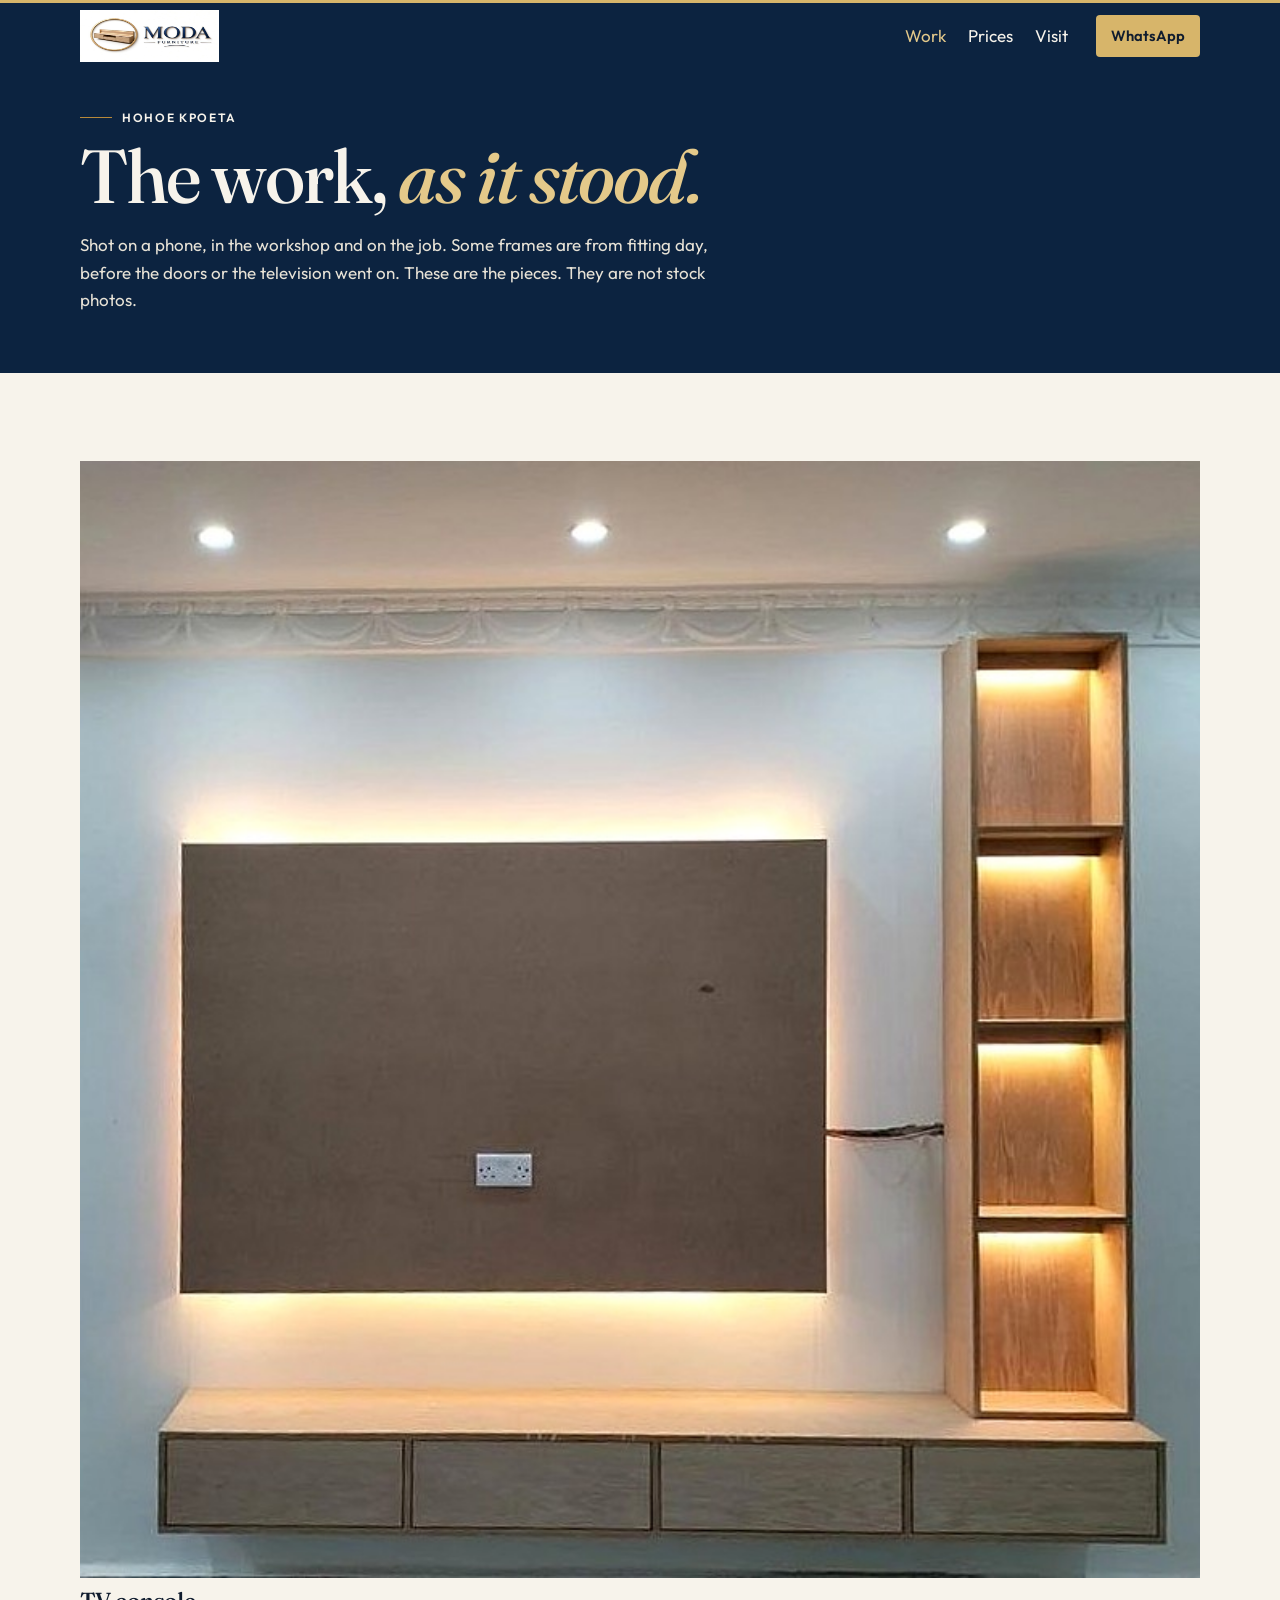
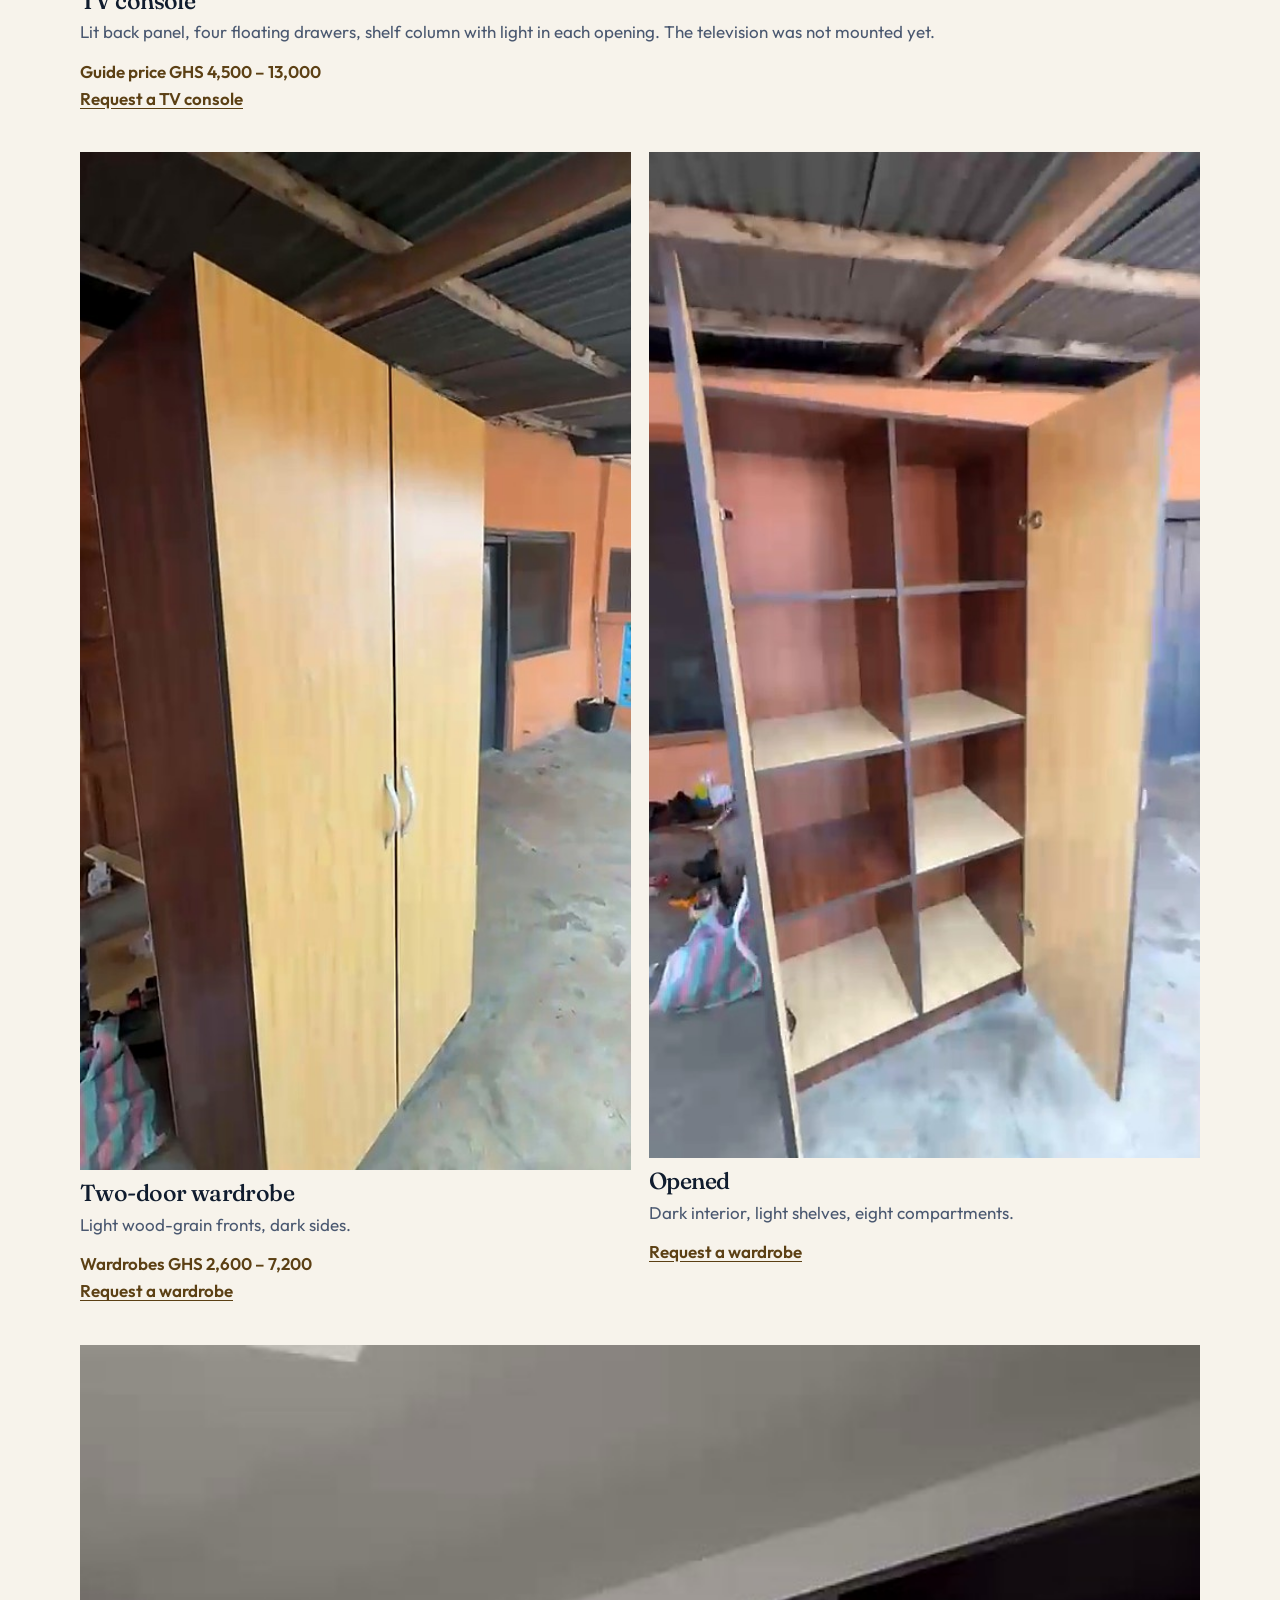
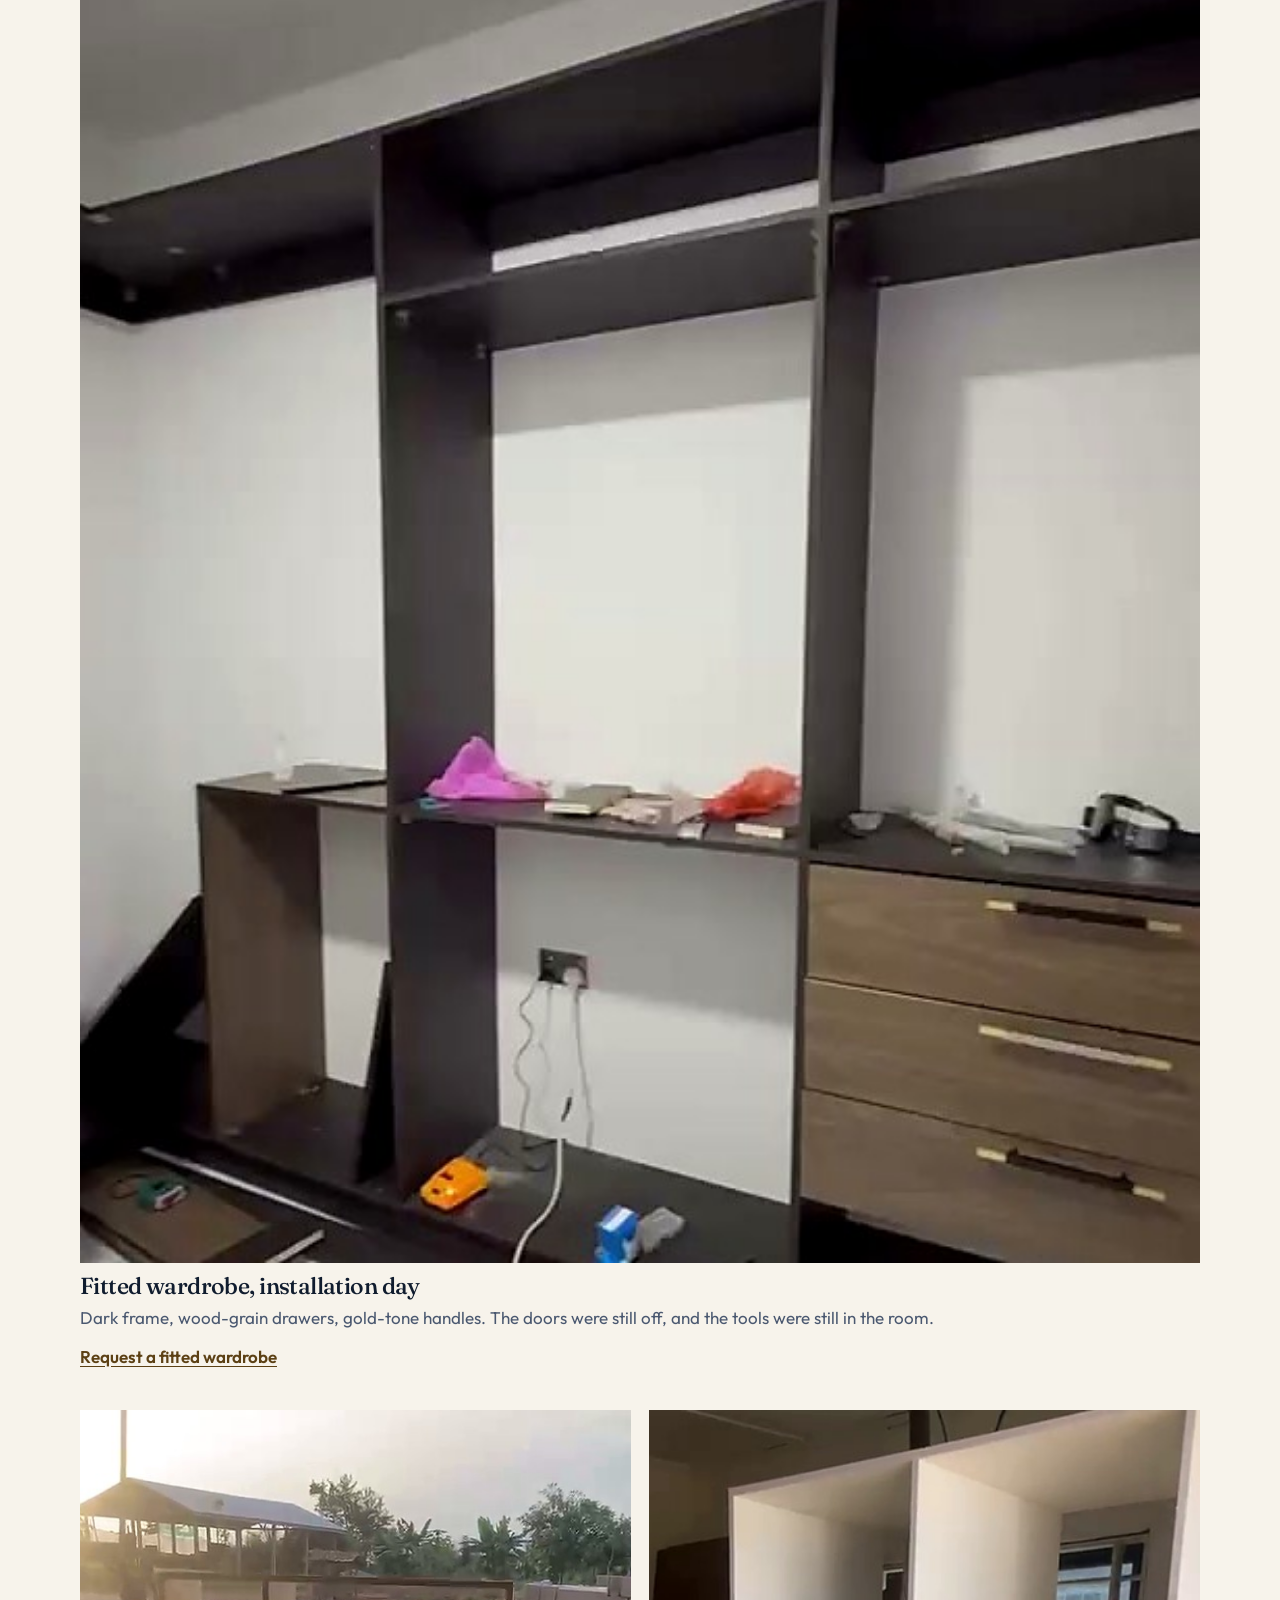
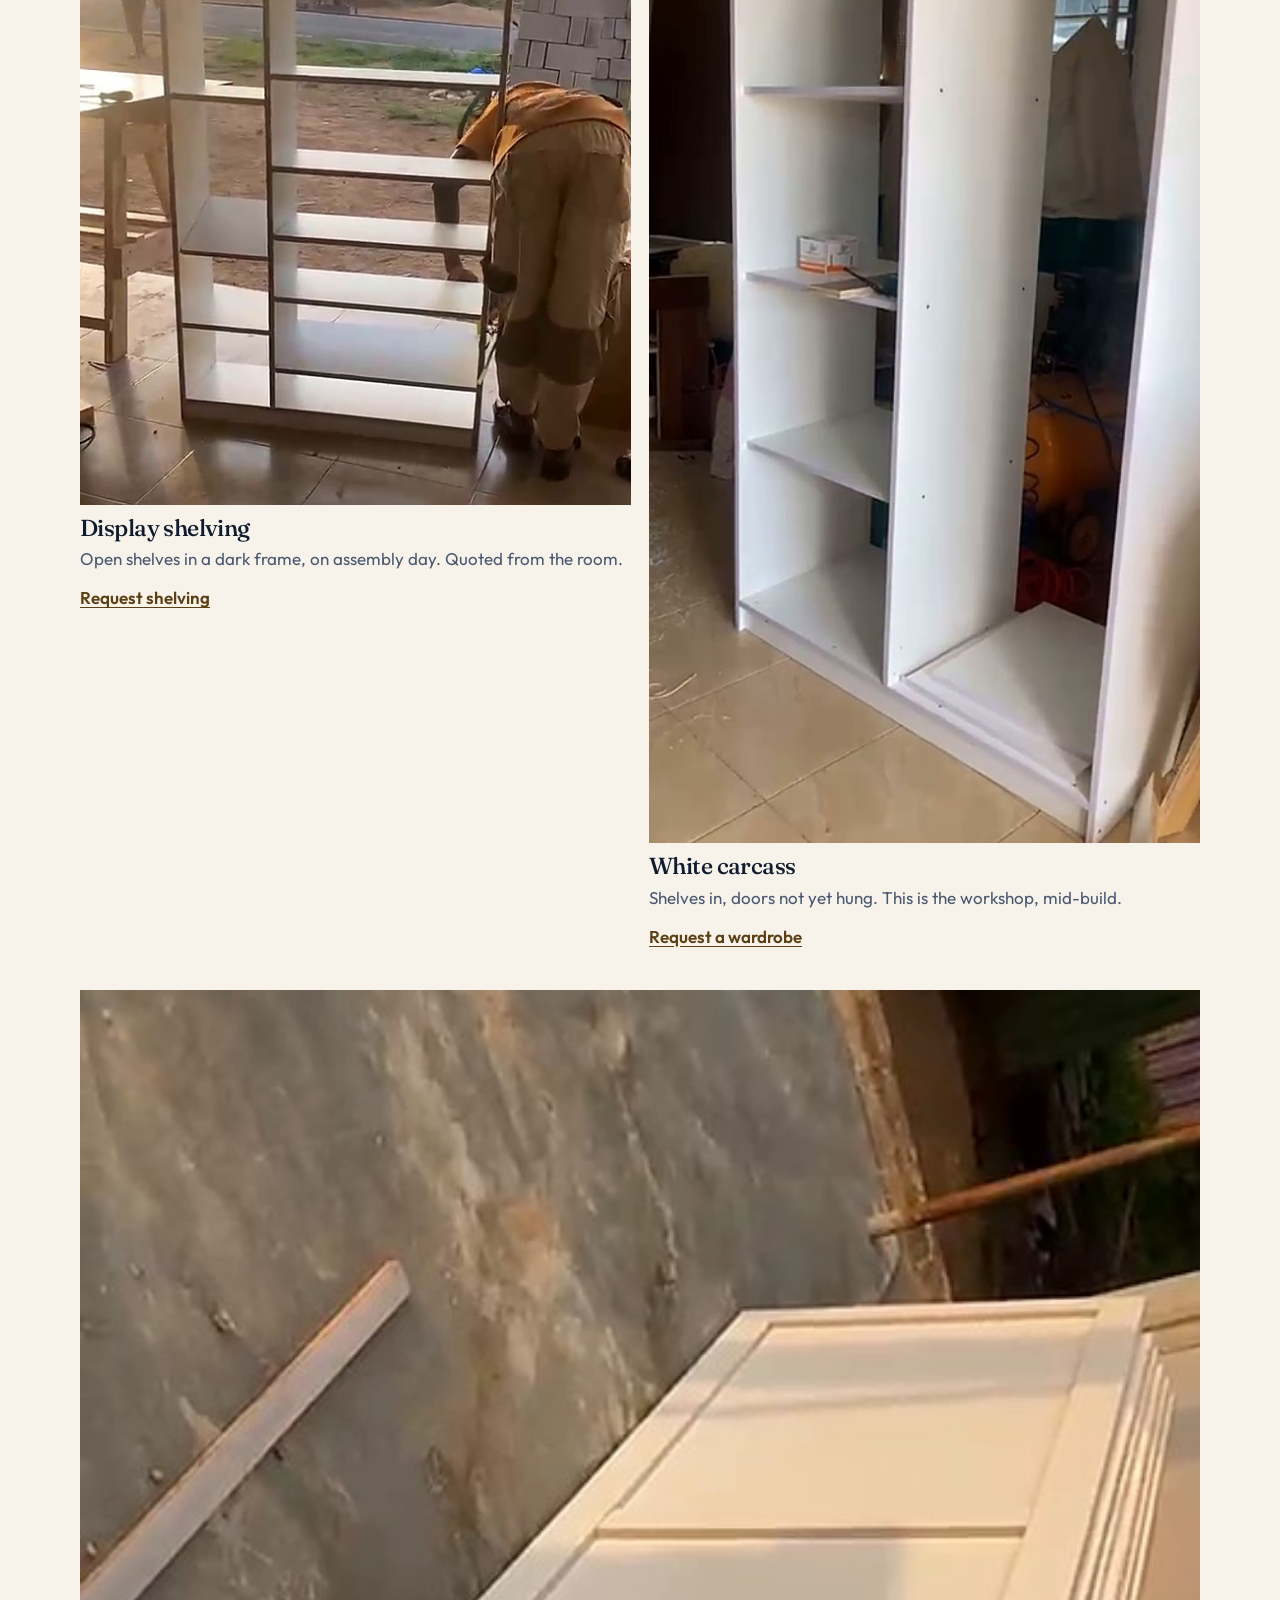
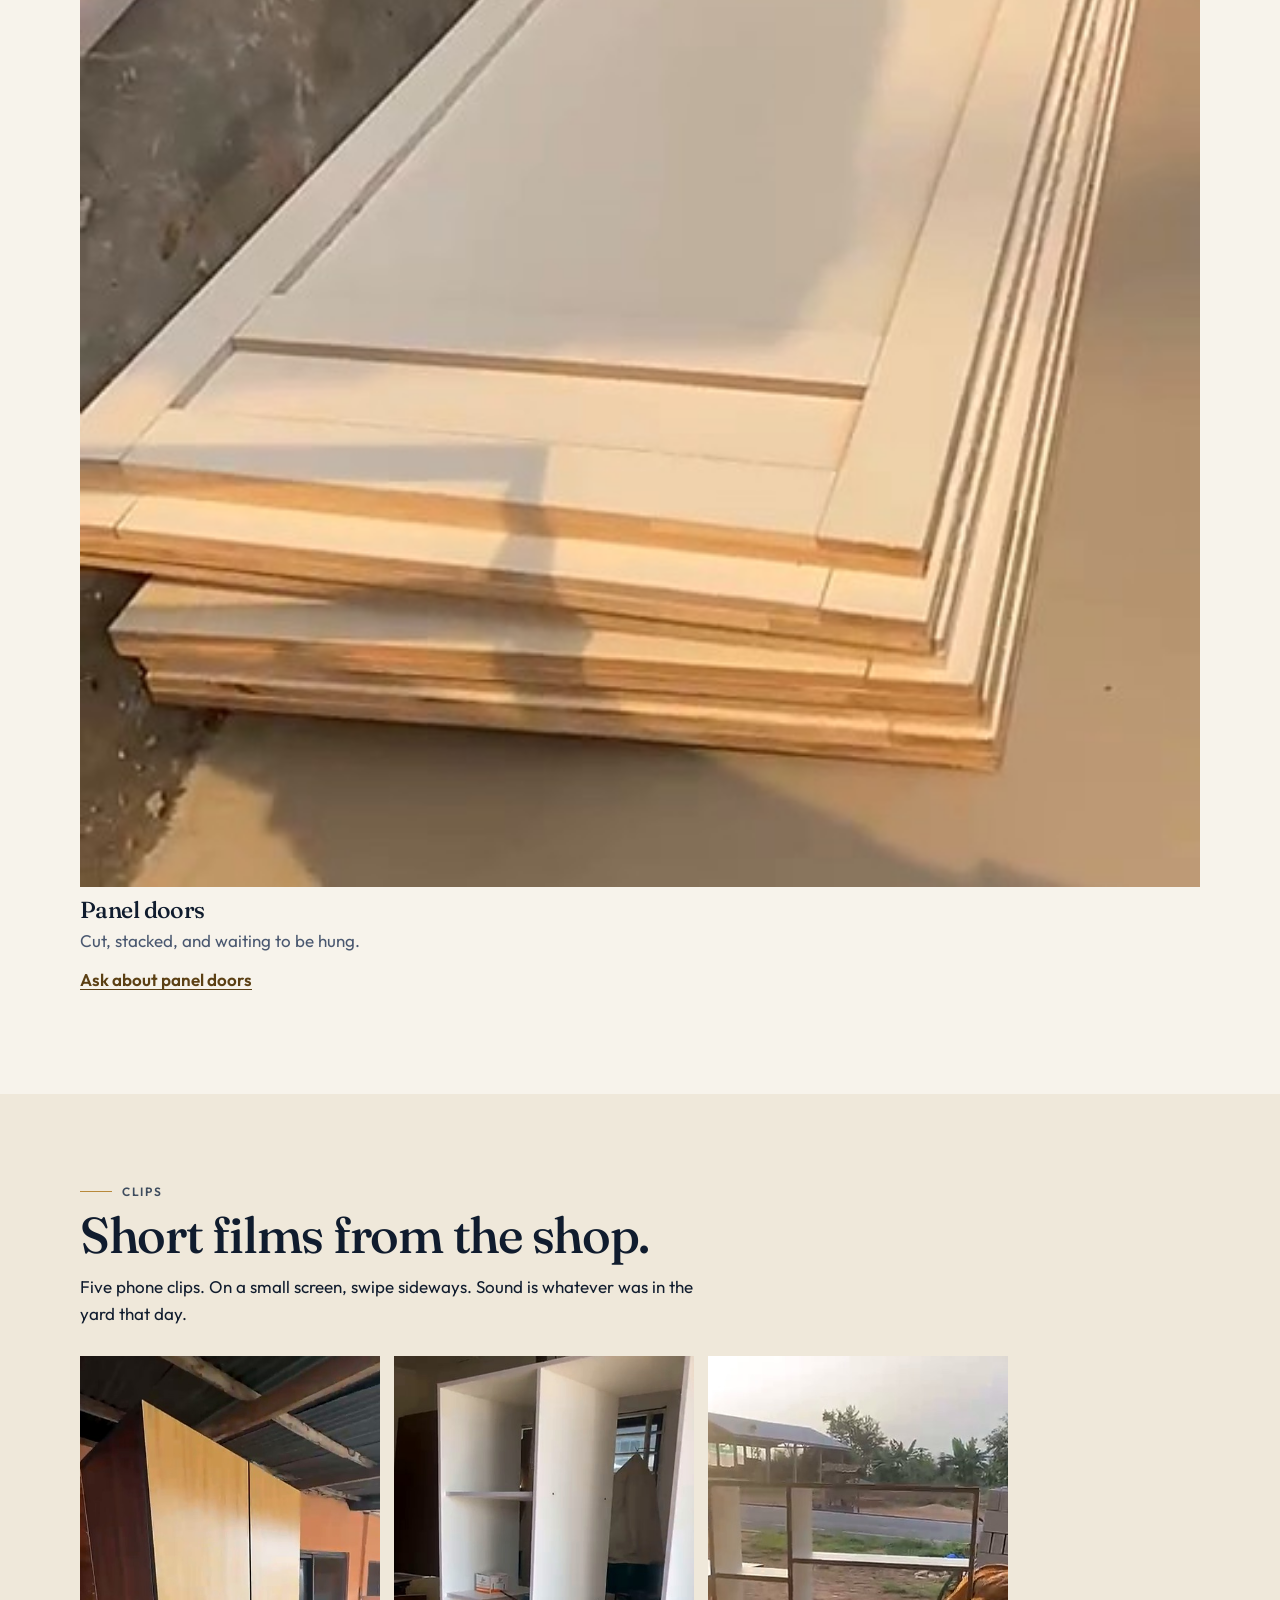
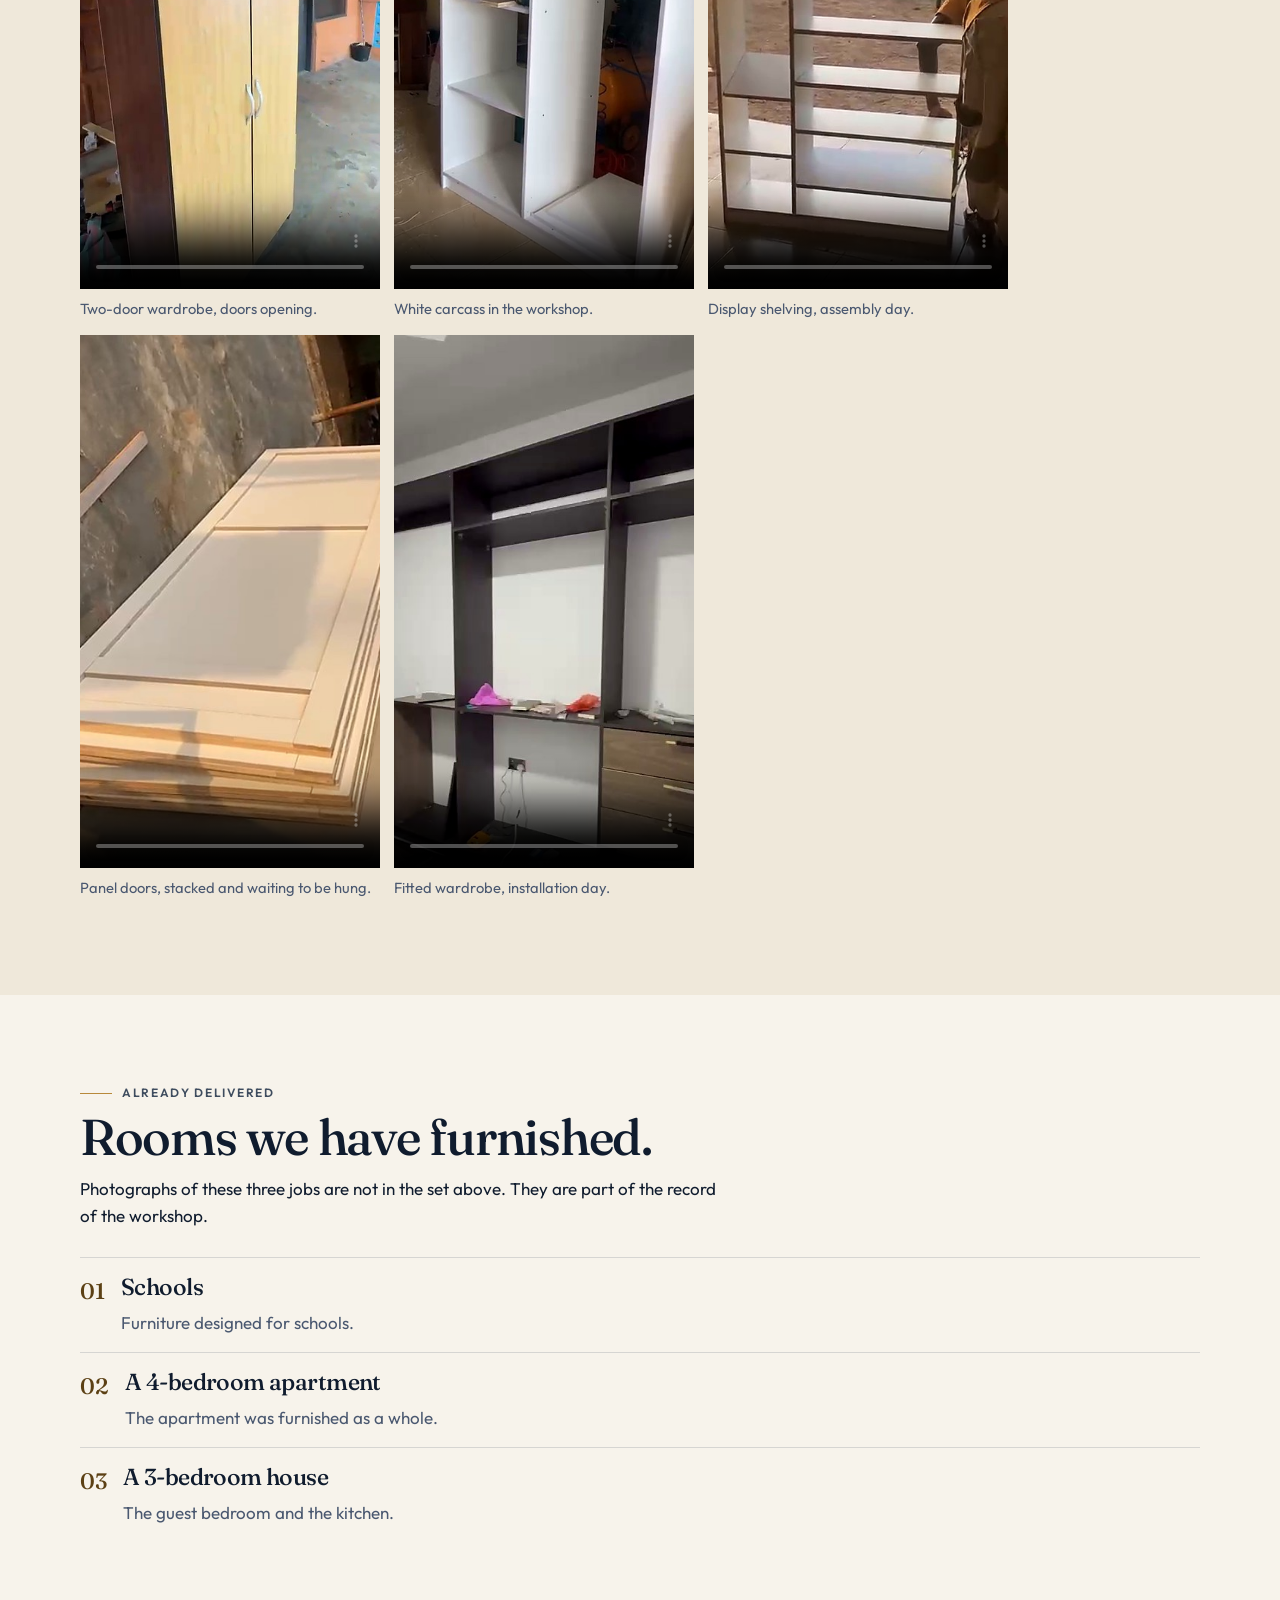
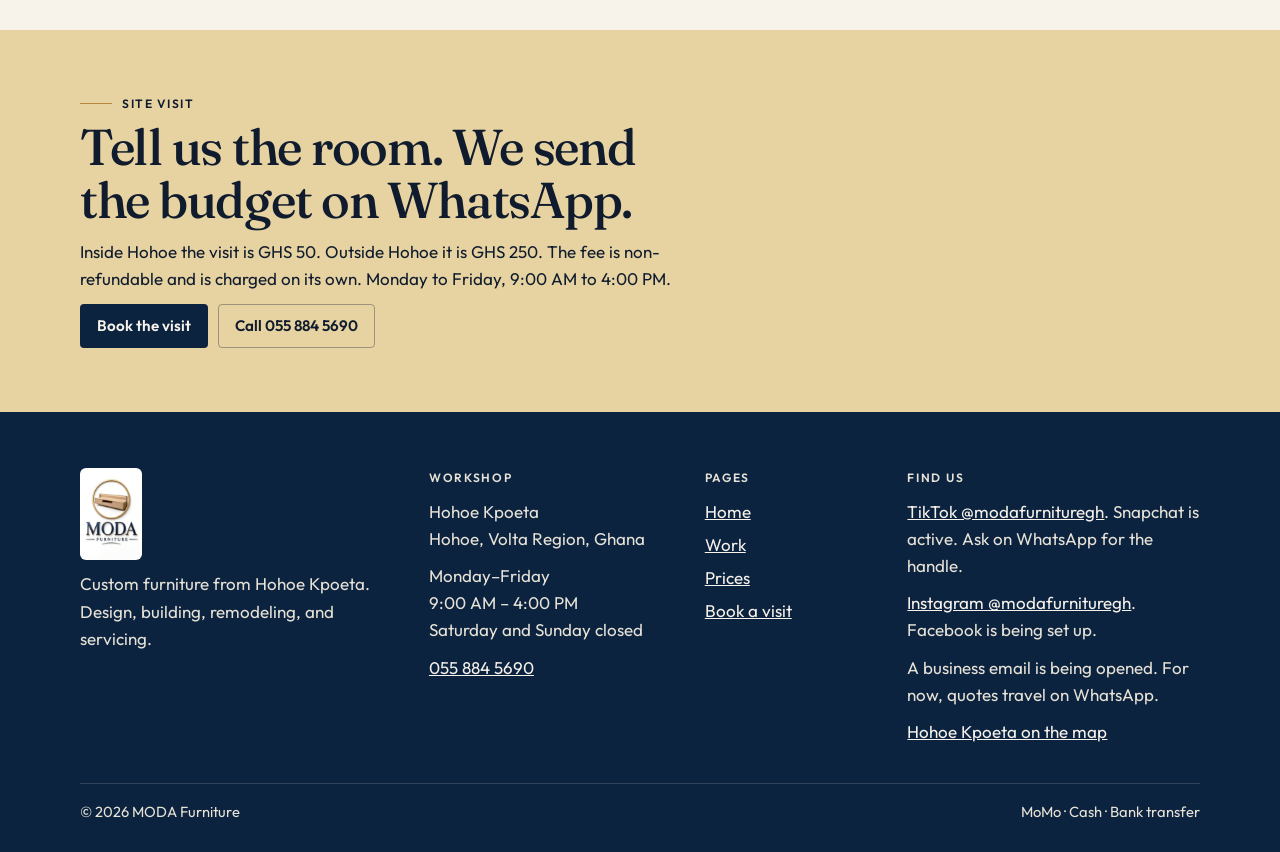
<file: work.html>
<!DOCTYPE html>
<html lang="en">
<head>
  <meta charset="utf-8">
  <meta name="viewport" content="width=device-width, initial-scale=1, viewport-fit=cover">
  <title>The work · MODA Furniture</title>
  <meta name="description" content="Photographs and clips from the MODA Furniture workshop in Hohoe: TV consoles, wardrobes, shelving, and fitting-day work.">
  <meta name="theme-color" content="#0c2340">
  <meta property="og:title" content="The work · MODA Furniture">
  <meta property="og:description" content="Real pieces from the Hohoe workshop: a lit TV console, wardrobes, shelving, and a fitting day.">
  <meta property="og:type" content="website">
  <meta property="og:image" content="assets/images/console-hero.jpg">
  <link rel="icon" href="assets/images/logo-mark-48.png" type="image/png">
  <link rel="apple-touch-icon" href="assets/images/logo-mark-192.png">
  <link rel="manifest" href="site.webmanifest">
  <link rel="preconnect" href="https://fonts.googleapis.com">
  <link rel="preconnect" href="https://fonts.gstatic.com" crossorigin>
  <link href="https://fonts.googleapis.com/css2?family=Fraunces:ital,opsz,wght@0,9..144,500;0,9..144,600;1,9..144,500&family=Outfit:wght@400;500;600&display=swap" rel="stylesheet">
  <link rel="stylesheet" href="css/styles.css">
</head>
<body>
  <a class="skip" href="#main">Skip to content</a>
  <header class="site-header">
    <div class="wrap header-inner">
      <a class="logo" href="index.html" aria-label="MODA Furniture home">
        <img class="logo-lockup" src="assets/images/logo-nav.png" alt="MODA Furniture" width="1024" height="576" decoding="async">
      </a>
      <nav class="nav" aria-label="Primary">
        <a href="work.html" aria-current="page">Work</a>
        <a href="pricing.html">Prices</a>
        <a href="visit.html">Visit</a>
      </nav>
      <a class="btn btn-gold btn-small header-cta" href="https://wa.me/233558845690?text=Hello%20MODA%20Furniture%2C%20I%20would%20like%20a%20quote.">WhatsApp</a>
    </div>
  </header>

  <main id="main">
    <header class="page-hero">
      <div class="wrap">
        <p class="eyebrow"><i aria-hidden="true"></i> Hohoe Kpoeta</p>
        <h1>The work, <em>as it stood.</em></h1>
        <p>Shot on a phone, in the workshop and on the job. Some frames are from fitting day, before the doors or the television went on. These are the pieces. They are not stock photos.</p>
      </div>
    </header>

    <section class="section">
      <div class="wrap">
        <div class="catalog">
          <figure class="span-2 land">
            <img src="assets/images/console-hero.jpg" width="696" height="694" alt="Light wood TV console with a lit back panel, four floating drawers, and a tall lit shelf column.">
            <figcaption>
              <h3>TV console</h3>
              <p>Lit back panel, four floating drawers, shelf column with light in each opening. The television was not mounted yet.</p>
              <p class="price-note">Guide price GHS 4,500 – 13,000</p>
              <p><a class="link" href="visit.html?piece=TV%20console">Request a TV console</a></p>
            </figcaption>
          </figure>
          <figure>
            <img src="assets/images/wardrobe.jpg" alt="Two-door wardrobe with light wood-grain fronts and dark side panels." loading="lazy">
            <figcaption>
              <h3>Two-door wardrobe</h3>
              <p>Light wood-grain fronts, dark sides.</p>
              <p class="price-note">Wardrobes GHS 2,600 – 7,200</p>
              <p><a class="link" href="visit.html?piece=Wardrobe">Request a wardrobe</a></p>
            </figcaption>
          </figure>
          <figure>
            <img src="assets/images/wardrobe-open.jpg" alt="The same style of wardrobe opened, showing eight compartments." loading="lazy">
            <figcaption>
              <h3>Opened</h3>
              <p>Dark interior, light shelves, eight compartments.</p>
              <p><a class="link" href="visit.html?piece=Wardrobe">Request a wardrobe</a></p>
            </figcaption>
          </figure>
          <figure class="span-2 land">
            <img src="assets/images/wall-unit.jpg" alt="Dark fitted wardrobe during installation, with wood-grain drawers and gold-tone handles. Doors are off and tools are still in the room." loading="lazy">
            <figcaption>
              <h3>Fitted wardrobe, installation day</h3>
              <p>Dark frame, wood-grain drawers, gold-tone handles. The doors were still off, and the tools were still in the room.</p>
              <p><a class="link" href="visit.html?piece=Wardrobe">Request a fitted wardrobe</a></p>
            </figcaption>
          </figure>
          <figure>
            <img src="assets/images/shelf.jpg" alt="White open shelving unit with a dark frame, standing on tile while it is assembled." loading="lazy">
            <figcaption>
              <h3>Display shelving</h3>
              <p>Open shelves in a dark frame, on assembly day. Quoted from the room.</p>
              <p><a class="link" href="visit.html?piece=Display%20shelving">Request shelving</a></p>
            </figcaption>
          </figure>
          <figure>
            <img src="assets/images/wardrobe-white.jpg" alt="White wardrobe carcass in the workshop with shelves fitted and doors not yet hung." loading="lazy">
            <figcaption>
              <h3>White carcass</h3>
              <p>Shelves in, doors not yet hung. This is the workshop, mid-build.</p>
              <p><a class="link" href="visit.html?piece=Wardrobe">Request a wardrobe</a></p>
            </figcaption>
          </figure>
          <figure class="span-2 land">
            <img src="assets/images/doors.jpg" alt="A stack of cream panel doors with visible plywood edges." loading="lazy">
            <figcaption>
              <h3>Panel doors</h3>
              <p>Cut, stacked, and waiting to be hung.</p>
              <p><a class="link" href="visit.html?piece=Panel%20doors">Ask about panel doors</a></p>
            </figcaption>
          </figure>
        </div>
      </div>
    </section>

    <section class="section band-cream">
      <div class="wrap">
        <div class="section-head">
          <p class="eyebrow"><i aria-hidden="true"></i> Clips</p>
          <h2>Short films from the shop.</h2>
          <p class="narrow">Five phone clips. On a small screen, swipe sideways. Sound is whatever was in the yard that day.</p>
        </div>
        <div class="clips">
          <figure>
            <video controls playsinline preload="metadata" poster="assets/images/wardrobe.jpg">
              <source src="assets/video/wardrobe.mp4" type="video/mp4">
            </video>
            <figcaption>Two-door wardrobe, doors opening.</figcaption>
          </figure>
          <figure>
            <video controls playsinline preload="metadata" poster="assets/images/wardrobe-white.jpg">
              <source src="assets/video/wardrobe-white.mp4" type="video/mp4">
            </video>
            <figcaption>White carcass in the workshop.</figcaption>
          </figure>
          <figure>
            <video controls playsinline preload="metadata" poster="assets/images/shelf.jpg">
              <source src="assets/video/shelf.mp4" type="video/mp4">
            </video>
            <figcaption>Display shelving, assembly day.</figcaption>
          </figure>
          <figure>
            <video controls playsinline preload="metadata" poster="assets/images/doors.jpg">
              <source src="assets/video/doors.mp4" type="video/mp4">
            </video>
            <figcaption>Panel doors, stacked and waiting to be hung.</figcaption>
          </figure>
          <figure>
            <video controls playsinline preload="metadata" poster="assets/images/wall-unit.jpg">
              <source src="assets/video/wall-unit.mp4" type="video/mp4">
            </video>
            <figcaption>Fitted wardrobe, installation day.</figcaption>
          </figure>
        </div>
      </div>
    </section>

    <section class="section">
      <div class="wrap">
        <div class="section-head">
          <p class="eyebrow"><i aria-hidden="true"></i> Already delivered</p>
          <h2>Rooms we have furnished.</h2>
          <p class="narrow">Photographs of these three jobs are not in the set above. They are part of the record of the workshop.</p>
        </div>
        <ol class="record">
          <li>
            <span>01</span>
            <div>
              <h3>Schools</h3>
              <p>Furniture designed for schools.</p>
            </div>
          </li>
          <li>
            <span>02</span>
            <div>
              <h3>A 4-bedroom apartment</h3>
              <p>The apartment was furnished as a whole.</p>
            </div>
          </li>
          <li>
            <span>03</span>
            <div>
              <h3>A 3-bedroom house</h3>
              <p>The guest bedroom and the kitchen.</p>
            </div>
          </li>
        </ol>
      </div>
    </section>

    <section class="close">
      <div class="wrap">
        <p class="eyebrow"><i aria-hidden="true"></i> Site visit</p>
        <h2>Tell us the room. We send the budget on WhatsApp.</h2>
        <p>Inside Hohoe the visit is GHS 50. Outside Hohoe it is GHS 250. The fee is non-refundable and is charged on its own. Monday to Friday, 9:00 AM to 4:00 PM.</p>
        <div class="close-actions">
          <a class="btn btn-forest" href="visit.html">Book the visit</a>
          <a class="btn btn-line" href="tel:+233558845690">Call 055 884 5690</a>
        </div>
      </div>
    </section>
  </main>

  <footer class="site-footer">
    <div class="wrap footer-grid">
      <div>
        <p class="footer-logo">
          <img src="assets/images/logo.png" alt="MODA Furniture" width="688" height="1024" decoding="async">
        </p>
        <p>Custom furniture from Hohoe Kpoeta. Design, building, remodeling, and servicing.</p>
      </div>
      <div>
        <p class="footer-label">Workshop</p>
        <p>Hohoe Kpoeta<br>Hohoe, Volta Region, Ghana</p>
        <p>Monday–Friday<br>9:00 AM – 4:00 PM<br>Saturday and Sunday closed</p>
        <p><a href="tel:+233558845690">055 884 5690</a></p>
      </div>
      <div>
        <p class="footer-label">Pages</p>
        <ul>
          <li><a href="index.html">Home</a></li>
          <li><a href="work.html">Work</a></li>
          <li><a href="pricing.html">Prices</a></li>
          <li><a href="visit.html">Book a visit</a></li>
        </ul>
      </div>
      <div>
        <p class="footer-label">Find us</p>
        <p><a href="https://www.tiktok.com/@modafurnituregh" target="_blank" rel="noopener noreferrer">TikTok @modafurnituregh</a>. Snapchat is active. Ask on WhatsApp for the handle.</p>
        <p><a href="https://www.instagram.com/modafurnituregh" target="_blank" rel="noopener noreferrer">Instagram @modafurnituregh</a>. Facebook is being set up.</p>
        <p>A business email is being opened. For now, quotes travel on WhatsApp.</p>
        <p><a href="https://www.google.com/maps/search/?api=1&query=Hohoe+Kpoeta+Ghana" target="_blank" rel="noopener">Hohoe Kpoeta on the map</a></p>
      </div>
    </div>
    <div class="wrap footer-base">
      <p>© 2026 MODA Furniture</p>
      <p>MoMo · Cash · Bank transfer</p>
    </div>
  </footer>

  <div class="dock">
    <a href="tel:+233558845690">Call</a>
    <a href="https://wa.me/233558845690?text=Hello%20MODA%20Furniture%2C%20I%20would%20like%20a%20quote.">WhatsApp</a>
  </div>
</body>
</html>
</file>
<file: css/styles.css>
:root {
  --forest: #0c2340;
  --forest-2: #17385e;
  --ink: #101c2e;
  --cream: #f7f3eb;
  --cream-2: #efe8da;
  --paper: #fffdf8;
  --gold: #d7b56a;
  --gold-2: #e4c98a;
  --gold-ink: #5c4014;
  --muted: #4a5870;
  --line: rgba(16, 32, 56, 0.14);
  --warn: #8c2f2f;
  color-scheme: light;
}

*,
*::before,
*::after { box-sizing: border-box; }

html { scroll-behavior: smooth; }

body {
  margin: 0;
  font-family: Outfit, "Segoe UI", sans-serif;
  font-size: 1.0625rem;
  line-height: 1.6;
  color: var(--ink);
  background: var(--cream);
  overflow-x: hidden;
}

img { max-width: 100%; }

h1, h2, h3, p { margin-top: 0; }

h1, h2, h3 {
  font-family: Fraunces, Georgia, "Times New Roman", serif;
  font-weight: 500;
  font-optical-sizing: auto;
  letter-spacing: -0.025em;
  line-height: 1.04;
}

h2 { font-size: clamp(2rem, 4vw, 3.15rem); margin-bottom: 12px; }
h3 { font-size: 1.45rem; line-height: 1.15; margin-bottom: 8px; }

p { margin: 0 0 12px; }

a { color: inherit; }

.nav a,
.btn,
.logo,
.dock a { text-decoration: none; }

:focus-visible {
  outline: 2px solid var(--gold);
  outline-offset: 3px;
}

::selection { background: var(--gold-2); color: var(--ink); }

[id] { scroll-margin-top: 88px; }

.wrap {
  width: min(1120px, calc(100% - 32px));
  margin-inline: auto;
}

.skip {
  position: absolute;
  left: 12px;
  top: -48px;
  background: white;
  color: var(--ink);
  padding: 8px 12px;
  z-index: 80;
}

.skip:focus { top: 12px; }

.narrow { max-width: 40rem; }

.eyebrow {
  display: flex;
  align-items: center;
  gap: 10px;
  margin: 0 0 8px;
  color: #3e4c5e;
  text-transform: uppercase;
  letter-spacing: 0.14em;
  font-size: 0.75rem;
  font-weight: 600;
}

.eyebrow i {
  width: 32px;
  height: 1px;
  background: #b8893a;
  display: block;
  flex: none;
}

.num,
.amount,
.lock-price,
.receipt-fee,
.facts dd,
.steps strong,
.fee-pair strong,
.record span {
  font-family: Fraunces, Georgia, serif;
  font-weight: 500;
}

.link {
  color: var(--gold-ink);
  font-weight: 600;
  text-underline-offset: 3px;
}

.on-dark .link { color: var(--gold-2); }

.more { margin-top: 22px; }

.money,
a[href^="tel:"] { white-space: nowrap; }

.price-note {
  display: block;
  margin: 6px 0 0;
  font-weight: 600;
  font-style: normal;
}

.hero-photo .price-note { color: var(--gold-2); font-weight: 500; }

.catalog .price-note { color: var(--gold-ink); }

.btn {
  display: inline-flex;
  align-items: center;
  justify-content: center;
  gap: 8px;
  min-height: 44px;
  padding: 0 16px;
  text-decoration: none;
  font-weight: 600;
  font-family: inherit;
  font-size: 0.95rem;
  border: 1px solid transparent;
  border-radius: 4px;
  cursor: pointer;
  background: transparent;
}

.btn-small { min-height: 42px; padding: 0 14px; font-size: 0.92rem; }

.btn-gold { background: var(--gold); color: var(--ink); }
.btn-gold:hover { background: var(--gold-2); }

.btn-forest { background: var(--forest); color: var(--cream); }
.btn-forest:hover { background: var(--forest-2); }

.btn-line {
  background: transparent;
  color: var(--cream);
  border-color: rgba(244, 239, 230, 0.45);
}

.btn-line:hover { border-color: var(--gold-2); color: var(--gold-2); }

.hero-actions,
.close-actions { display: flex; flex-wrap: wrap; gap: 10px; margin-top: 8px; }

.site-header {
  position: sticky;
  top: 0;
  z-index: 30;
  background: var(--forest);
  color: var(--cream);
  box-shadow: inset 0 3px 0 var(--gold);
}

.header-inner {
  display: flex;
  flex-wrap: wrap;
  align-items: center;
  gap: 8px 18px;
  min-height: 72px;
}

.logo {
  display: flex;
  align-items: center;
  color: inherit;
  text-decoration: none;
  margin-right: auto;
  flex-shrink: 0;
}

.logo-lockup {
  display: block;
  --logo-h: 52px;
  height: var(--logo-h);
  width: calc(var(--logo-h) * 1024 / 576 * 1.5);
  max-width: min(calc(78vw * 1.5), 420px);
  object-fit: fill;
  object-position: left center;
}

body.home .logo-lockup {
  box-shadow: 0 2px 12px rgba(8, 22, 46, 0.28);
  border-radius: 4px;
}

@media (max-width: 480px) {
  .logo-lockup {
    --logo-h: 44px;
  }
}

.nav { display: flex; gap: 2px; }

.nav a {
  color: inherit;
  text-decoration: none;
  display: inline-flex;
  align-items: center;
  min-height: 44px;
  padding: 8px 10px;
}

.nav a[aria-current="page"] { color: var(--gold-2); }

.hero {
  background: var(--forest);
  color: var(--cream);
  padding: 28px 0 40px;
}

.hero-grid { display: grid; gap: 28px; }

.hero .eyebrow,
.page-hero .eyebrow,
.on-dark .eyebrow { color: var(--cream); }

.hero h1,
.page-hero h1 {
  font-size: clamp(2.55rem, 6vw, 4.7rem);
  margin: 10px 0 16px;
  max-width: 9.2em;
}

.hero h1 em,
.page-hero h1 em {
  font-style: italic;
  font-weight: 500;
  color: var(--gold-2);
}

.lede { max-width: 38rem; color: #e7e2d6; font-size: 1.08rem; }

.facts {
  display: grid;
  grid-template-columns: repeat(3, minmax(0, 1fr));
  gap: 12px;
  margin: 28px 0 0;
}

.facts div {
  border-top: 1px solid rgba(244, 239, 230, 0.28);
  padding-top: 8px;
}

.facts dt {
  font-size: 0.72rem;
  letter-spacing: 0.08em;
  text-transform: uppercase;
  color: var(--gold-2);
}

.facts dd { margin: 4px 0 0; font-size: 1.2rem; color: var(--cream); }

.hero-photo { margin: 0; position: relative; }

.hero-photo img {
  width: 100%;
  height: auto;
  position: relative;
  z-index: 1;
  display: block;
}

.hero-photo::after {
  content: "";
  position: absolute;
  z-index: 2;
  top: 10px;
  right: 10px;
  width: 52px;
  height: 52px;
  border-top: 1px solid var(--gold);
  border-right: 1px solid var(--gold);
  pointer-events: none;
}

.hero-photo figcaption { padding-top: 12px; }

.hero-photo strong {
  display: block;
  font-family: Fraunces, Georgia, serif;
  font-weight: 500;
  font-size: 1.35rem;
}

.hero-photo figcaption span {
  display: block;
  color: #e7e2d6;
  font-size: 0.95rem;
}

.band { background: #e7d3a1; color: var(--ink); }

.band-row {
  display: flex;
  flex-wrap: wrap;
  gap: 8px 22px;
  justify-content: space-between;
  padding: 14px 0;
  font-weight: 600;
}

.band-row p { margin: 0; }

.section { padding: 72px 0; }

.section-head { margin-bottom: 28px; max-width: 40rem; }

.services { display: grid; gap: 22px; }

.services article { border-top: 2px solid var(--gold); padding-top: 14px; }

.num { margin: 0 0 10px; color: var(--gold-ink); font-size: 1.25rem; }

.services p,
.scope,
.catalog p,
.hint { color: var(--muted); }

.scope { margin-top: 22px; }

.who {
  display: flex;
  flex-wrap: wrap;
  gap: 8px;
  list-style: none;
  padding: 0;
  margin: 22px 0 0;
}

.who li {
  border: 1px solid var(--line);
  padding: 8px 12px;
  background: var(--paper);
}

.band-cream { background: var(--cream-2); }

.lock {
  display: grid;
  gap: 8px;
  padding: 8px 0;
}

.lock-price {
  margin: 8px 0 0;
  font-size: clamp(2.1rem, 5vw, 3.3rem);
  color: var(--gold-ink);
  line-height: 0.95;
}

.lock-price small {
  display: block;
  font-family: Outfit, "Segoe UI", sans-serif;
  font-size: 0.78rem;
  letter-spacing: 0.16em;
  font-weight: 600;
  margin-bottom: 8px;
}

.mosaic, .catalog { display: grid; gap: 22px; }

.mosaic figure,
.catalog figure { margin: 0; }

.mosaic img,
.catalog img {
  width: 100%;
  height: auto;
  aspect-ratio: auto;
  object-fit: contain;
  display: block;
  background: #e5ded2;
}

.mosaic figcaption,
.catalog figcaption { padding-top: 10px; }

.mosaic h3,
.catalog h3 { margin: 0 0 4px; font-size: 1.3rem; }

.catalog h3 { font-size: 1.45rem; }

.on-dark { background: var(--forest); color: var(--cream); }

.on-dark .narrow,
.on-dark .lede { color: #e7e2d6; }

.pay-grid { display: grid; gap: 28px; }

.pay-card h3,
.doc-card h3 { font-size: 1.6rem; }

.steps {
  display: grid;
  grid-template-columns: 1fr;
  gap: 8px;
  list-style: none;
  padding: 0;
  margin: 14px 0 0;
}

.steps li {
  background: var(--paper);
  color: var(--ink);
  padding: 14px 14px;
  display: grid;
  grid-template-columns: 84px 1fr;
  gap: 10px;
  align-items: center;
}

.on-dark .steps li { background: var(--cream); }

.steps strong {
  font-size: 2rem;
  line-height: 1;
  color: var(--gold-ink);
}

.steps span { font-size: 0.95rem; line-height: 1.35; }

.split { display: grid; gap: 40px; }

.times, .record { list-style: none; padding: 0; margin: 8px 0 0; }

.times li,
.record li {
  display: grid;
  gap: 4px;
  padding: 16px 0;
  border-top: 1px solid var(--line);
}

.times strong {
  color: var(--gold-ink);
  font-family: Fraunces, Georgia, serif;
  font-weight: 500;
  font-size: 1.25rem;
}

.times p,
.record p { margin: 0; color: var(--muted); }

.record li {
  grid-template-columns: auto 1fr;
  gap: 16px;
  align-items: start;
}

.record span { color: var(--gold-ink); font-size: 1.4rem; }

.page-hero {
  background: var(--forest);
  color: var(--cream);
  padding: 36px 0 48px;
}

.page-hero p { max-width: 40rem; color: #e7e2d6; }

.page-hero a { color: var(--gold-2); font-weight: 600; }

.jump { display: flex; flex-wrap: wrap; gap: 8px 18px; margin: 18px 0 0; }

.price-list { border-bottom: 1px solid var(--line); }

.price-row {
  display: grid;
  gap: 8px;
  padding: 22px 0;
  border-top: 1px solid var(--line);
}

.price-row h3 { margin: 0 0 6px; }

.price-row p { margin: 0 0 8px; color: var(--muted); }

.amount {
  margin: 0;
  font-size: clamp(1.45rem, 2.4vw, 1.85rem);
  color: var(--gold-ink);
  line-height: 1.1;
}

.doc-card { border-top: 2px solid var(--gold); padding-top: 12px; }

.fee-pair {
  display: grid;
  grid-template-columns: 1fr;
  gap: 16px;
  margin: 8px 0 16px;
}

.fee-pair article { border-top: 2px solid var(--gold); padding-top: 10px; }

.fee-pair strong { display: block; font-size: 2rem; color: var(--gold-ink); line-height: 1; }

.fee-pair span { display: block; margin-top: 8px; color: var(--muted); }

.visit-layout { display: grid; gap: 28px; }

.form-card {
  background: var(--paper);
  border: 1px solid var(--line);
  padding: 18px 16px 22px;
}

fieldset { border: 0; padding: 0; margin: 0 0 16px; }

legend,
.field label span {
  display: block;
  font-size: 0.75rem;
  letter-spacing: 0.08em;
  text-transform: uppercase;
  font-weight: 600;
  margin-bottom: 8px;
}

.field { margin-bottom: 16px; }

input,
select,
textarea {
  width: 100%;
  font-family: inherit;
  font-size: 16px;
  color: var(--ink);
  background: white;
  border: 1px solid rgba(16, 32, 56, 0.22);
  padding: 12px;
  border-radius: 0;
}

textarea { min-height: 120px; resize: vertical; }

.choice-row { display: grid; gap: 8px; }

.choice {
  display: flex;
  gap: 10px;
  align-items: flex-start;
  border: 1px solid rgba(16, 32, 56, 0.22);
  padding: 12px;
  background: white;
  cursor: pointer;
}

.choice input {
  width: 18px;
  height: 18px;
  margin-top: 3px;
  accent-color: var(--forest);
  flex: none;
}

.choice b { display: block; font-weight: 600; }
.choice small { display: block; color: var(--muted); font-size: 0.92rem; }

.choice.is-on,
.choice:has(input:checked) {
  border-color: var(--forest);
  box-shadow: inset 3px 0 0 var(--gold);
  background: #f7f1e4;
}

.check {
  display: flex;
  gap: 12px;
  align-items: flex-start;
  margin: 4px 0 14px;
}

.check input {
  width: 20px;
  height: 20px;
  margin-top: 3px;
  accent-color: var(--forest);
  flex: none;
}

.form-error {
  color: var(--warn);
  min-height: 1.3em;
  font-weight: 600;
}

.preview {
  white-space: pre-wrap;
  background: var(--forest);
  color: var(--cream);
  padding: 14px;
  font-size: 0.88rem;
  line-height: 1.45;
  margin: 0 0 16px;
}

.fine { color: var(--muted); font-size: 0.92rem; }
.fine a { color: var(--gold-ink); font-weight: 600; }

.receipt {
  background: var(--forest);
  color: var(--cream);
  padding: 18px;
  margin-top: 16px;
}

.receipt p { color: #e7e2d6; }
.receipt-kicker {
  margin: 0;
  letter-spacing: 0.14em;
  text-transform: uppercase;
  font-size: 0.72rem;
  color: var(--gold-2);
}

.receipt-fee { font-size: 2.5rem; margin: 6px 0 10px; color: var(--gold-2); line-height: 1; }

.form-card .btn { width: 100%; }

.clips {
  display: flex;
  gap: 14px;
  overflow-x: auto;
  scroll-snap-type: x mandatory;
  padding-bottom: 8px;
}

.clips figure {
  margin: 0;
  flex: 0 0 min(78vw, 280px);
  scroll-snap-align: start;
}

.clips video {
  width: 100%;
  aspect-ratio: 9 / 16;
  object-fit: cover;
  background: var(--forest);
  display: block;
}

.clips figcaption { padding-top: 8px; color: var(--muted); font-size: 0.92rem; }

.close {
  background: #e7d3a1;
  color: var(--ink);
  padding: 64px 0;
}

.close h2 { max-width: 12em; }
.close p { max-width: 38rem; }
.close .eyebrow { color: var(--ink); }

.close .btn-line {
  color: var(--ink);
  border-color: rgba(16, 32, 56, 0.35);
}

.close .btn-line:hover { border-color: var(--ink); color: var(--ink); }

.site-footer {
  background: var(--forest);
  color: var(--cream);
  padding: 56px 0 28px;
}

.footer-grid { display: grid; gap: 28px; }

.footer-label {
  margin: 0 0 10px;
  font-size: 0.75rem;
  letter-spacing: 0.14em;
  text-transform: uppercase;
  color: var(--gold-2);
  font-weight: 600;
}

.site-footer p { margin: 0 0 10px; color: #e7e2d6; }
.site-footer a { color: var(--cream); }
.site-footer a:hover { color: var(--gold-2); }

.site-footer ul { list-style: none; padding: 0; margin: 0; }
.site-footer li { margin: 0 0 6px; }

.footer-word {
  font-family: Fraunces, Georgia, serif;
  letter-spacing: 0.14em;
  font-size: 1.6rem;
  color: var(--cream);
  margin: 0 0 8px;
}

.footer-logo {
  margin: 0 0 12px;
}

.footer-logo img {
  display: block;
  height: 92px;
  width: auto;
  border-radius: 6px;
}

.footer-base {
  display: flex;
  flex-wrap: wrap;
  justify-content: space-between;
  gap: 8px;
  margin-top: 28px;
  padding-top: 16px;
  border-top: 1px solid rgba(244, 239, 230, 0.16);
  font-size: 0.92rem;
}

.footer-base p { margin: 0; }

.dock {
  position: fixed;
  left: 0;
  right: 0;
  bottom: 0;
  z-index: 40;
  display: grid;
  grid-template-columns: 1fr 1fr;
  background: var(--forest);
  border-top: 1px solid rgba(215, 181, 106, 0.45);
  padding-bottom: env(safe-area-inset-bottom);
}

.dock a {
  color: var(--cream);
  text-align: center;
  text-decoration: none;
  min-height: 56px;
  display: flex;
  align-items: center;
  justify-content: center;
  font-weight: 600;
}

.dock a + a { background: var(--gold); color: var(--ink); }

@media (max-width: 700px) {
  .band-row { flex-direction: column; align-items: flex-start; gap: 4px; }
}

@media (max-width: 859px) {
  .header-cta { display: none; }
  .nav { order: 3; flex: 1 0 100%; overflow-x: auto; }
  body { padding-bottom: calc(64px + env(safe-area-inset-bottom)); }
}

@media (min-width: 560px) {
  .steps { grid-template-columns: repeat(3, 1fr); }
  .steps.two { grid-template-columns: 1fr 1fr; }
  .steps li { display: block; }
  .steps strong { display: block; font-size: clamp(1.8rem, 3vw, 2.5rem); margin-bottom: 8px; }
  .fee-pair { grid-template-columns: 1fr 1fr; }
}

@media (min-width: 420px) {
  .facts { grid-template-columns: repeat(3, 1fr); }
}

@media (max-width: 419px) {
  .facts { grid-template-columns: 1fr; }
  .facts div {
    display: flex;
    justify-content: space-between;
    align-items: baseline;
    gap: 12px;
  }
  .facts dd { margin: 0; }
}

@media (min-width: 700px) {
  .wrap { width: min(1120px, calc(100% - 48px)); }
  .form-card { padding: 28px; }
  .form-card .btn { width: auto; }
  .choice-row { grid-template-columns: 1fr 1fr; }
  .price-row {
    grid-template-columns: 1fr auto;
    gap: 28px;
    align-items: start;
  }
  .amount { text-align: right; padding-top: 6px; white-space: nowrap; }
  .times li {
    grid-template-columns: 210px 1fr;
    gap: 18px;
    align-items: baseline;
  }
}

@media (min-width: 800px) {
  .services { grid-template-columns: 1fr 1fr; }
  .mosaic, .catalog { grid-template-columns: 1fr 1fr; gap: 28px 18px; }
  .catalog .span-2 { grid-column: 1 / -1; }
  .pay-grid { grid-template-columns: 1fr 1fr; gap: 36px; }
  .lock {
    grid-template-columns: 1.3fr 0.7fr;
    align-items: end;
    gap: 24px;
  }
  .lock-price { text-align: right; }
  .footer-grid { grid-template-columns: 1.3fr 1fr 0.7fr 1.2fr; gap: 32px; }
}

@media (min-width: 860px) {
  .dock { display: none; }
  body { padding-bottom: 0; }
  .split { grid-template-columns: 1fr 1fr; gap: 64px; }
  .visit-layout {
    grid-template-columns: 0.82fr 1.18fr;
    gap: 48px;
    align-items: start;
  }
  .visit-aside { position: sticky; top: 96px; }
}

@media (min-width: 900px) {
  .clips {
    display: grid;
    grid-template-columns: repeat(3, minmax(0, 300px));
    overflow: visible;
  }
  .services { grid-template-columns: repeat(4, 1fr); }
}

@media (min-width: 960px) {
  .hero { padding: 42px 0 64px; }
  .hero-grid {
    grid-template-columns: 1.02fr 0.98fr;
    gap: 48px;
    align-items: end;
  }
  .section { padding: 88px 0; }
}

@media (prefers-reduced-motion: reduce) {
  html { scroll-behavior: auto; }
  *,
  *::before,
  *::after {
    animation: none !important;
    transition: none !important;
  }
}

@media print {
  .site-header,
  .dock,
  .close,
  .hero-actions { display: none !important; }
  body { background: white; padding: 0; color: black; }
  .hero,
  .page-hero,
  .on-dark,
  .site-footer,
  .receipt,
  .preview { background: white; color: black; }
  a { color: black; text-decoration: none; }
}

body.home { background: #f3efe6; }

body.home .site-header {
  position: absolute;
  top: 0;
  left: 0;
  right: 0;
  background: transparent;
  box-shadow: none;
}

body.home .site-header.is-solid {
  position: fixed;
  background: rgba(12, 35, 64, 0.96);
  box-shadow: inset 0 3px 0 var(--gold);
}

.stage {
  position: relative;
  min-height: 680px;
  display: flex;
  align-items: flex-end;
  color: #fff;
  overflow: hidden;
}

.stage-photo,
.promo > img {
  position: absolute;
  inset: 0;
  width: 100%;
  height: 100%;
  object-fit: cover;
  object-position: center 42%;
}

.stage-shade,
.promo-shade {
  position: absolute;
  inset: 0;
}

.stage-shade {
  background:
    linear-gradient(to bottom, rgba(0, 0, 0, 0.5), transparent 140px),
    linear-gradient(90deg, rgba(8, 22, 46, 0.88) 0%, rgba(8, 22, 46, 0.5) 42%, rgba(8, 22, 46, 0.05) 78%);
}

.promo-shade {
  background: linear-gradient(90deg, rgba(8, 22, 46, 0.84) 0%, rgba(8, 22, 46, 0.42) 46%, rgba(8, 22, 46, 0.12) 100%);
}

.promo > img { object-position: center; }

.stage-copy {
  position: relative;
  z-index: 1;
  padding: 150px 0 168px;
}

.stage h1 {
  color: #fff;
  font-size: clamp(3rem, 6.4vw, 4.8rem);
  max-width: 8em;
  margin: 0 0 14px;
}

.stage p {
  color: rgba(255, 255, 255, 0.9);
  max-width: 28rem;
  font-size: 1.08rem;
  margin-bottom: 22px;
}

.float-cards {
  position: relative;
  z-index: 2;
  display: grid;
  grid-template-columns: 1fr;
  gap: 14px;
  margin-top: 22px;
}

.float-card {
  background: #102848;
  color: #f7f3eb;
  border-radius: 6px;
  padding: 22px 18px 18px;
}

.float-card svg {
  width: 30px;
  height: 30px;
  color: var(--gold);
  display: block;
  margin-bottom: 14px;
}

.float-card h2 {
  font-family: Outfit, "Segoe UI", sans-serif;
  font-size: 1.05rem;
  font-weight: 600;
  letter-spacing: 0;
  margin: 0 0 8px;
  color: #fff;
}

.float-card p {
  margin: 0;
  color: #c8c2b6;
  font-size: 0.92rem;
  line-height: 1.45;
}

.svc-block { padding: 72px 0 28px; }

.center-head { text-align: center; margin-bottom: 28px; }

.center-head h2 { margin-bottom: 10px; }

.center-head p {
  max-width: 40rem;
  margin: 0 auto;
  color: var(--muted);
}

.svc-grid {
  display: grid;
  gap: 22px;
}

.svc-card {
  background: #fff;
  border-radius: 8px;
  overflow: hidden;
  box-shadow: 0 10px 28px rgba(28, 24, 18, 0.08);
}

.svc-card img {
  width: 100%;
  height: 210px;
  object-fit: cover;
  display: block;
}

.svc-card div { padding: 18px 18px 20px; }

.svc-card h3 {
  font-family: Outfit, "Segoe UI", sans-serif;
  font-size: 1.15rem;
  font-weight: 600;
  letter-spacing: 0;
  margin-bottom: 8px;
}

.svc-card p {
  color: var(--muted);
  font-size: 0.95rem;
  margin-bottom: 14px;
}

.btn-quote {
  background: #f7f3eb;
  color: var(--ink);
  border-color: #e4d7bc;
  min-height: 40px;
}

.btn-quote:hover { background: var(--gold); border-color: var(--gold); }

.promo {
  position: relative;
  min-height: 380px;
  display: flex;
  align-items: center;
  color: #fff;
  margin-top: 56px;
  overflow: hidden;
}

.promo-copy {
  position: relative;
  z-index: 1;
  padding: 64px 0;
}

.promo h2 {
  color: #fff;
  font-size: clamp(2.1rem, 4vw, 3.1rem);
  max-width: 12em;
}

.promo p { color: rgba(255, 255, 255, 0.9); max-width: 36rem; }

.discuss {
  background: #f3efe6;
  padding: 72px 0 80px;
}

.discuss-grid {
  display: grid;
  gap: 28px;
  align-items: start;
}

.discuss h2 { max-width: 8em; }

.discuss form label { display: block; margin-bottom: 14px; }

.discuss form span {
  display: block;
  margin-bottom: 6px;
  font-size: 0.92rem;
}

.discuss input,
.discuss textarea {
  border-radius: 4px;
  background: #fff;
}

.discuss textarea { min-height: 96px; }

.pair { display: grid; gap: 12px; }

#quick-error { min-height: 0; }

@media (min-width: 640px) {
  .pair { grid-template-columns: 1fr 1fr; }
  .float-cards { grid-template-columns: 1fr 1fr; }
}

@media (min-width: 900px) {
  .float-cards {
    grid-template-columns: repeat(4, 1fr);
    gap: 18px;
    margin-top: -78px;
  }
  .svc-grid { grid-template-columns: repeat(3, 1fr); }
  .discuss-grid {
    grid-template-columns: 0.85fr 1.15fr;
    gap: 48px;
    align-items: end;
  }
}

@media (max-width: 700px) {
  .stage { min-height: 520px; }
  .stage-copy { padding: 118px 0 56px; }
}
</file>
